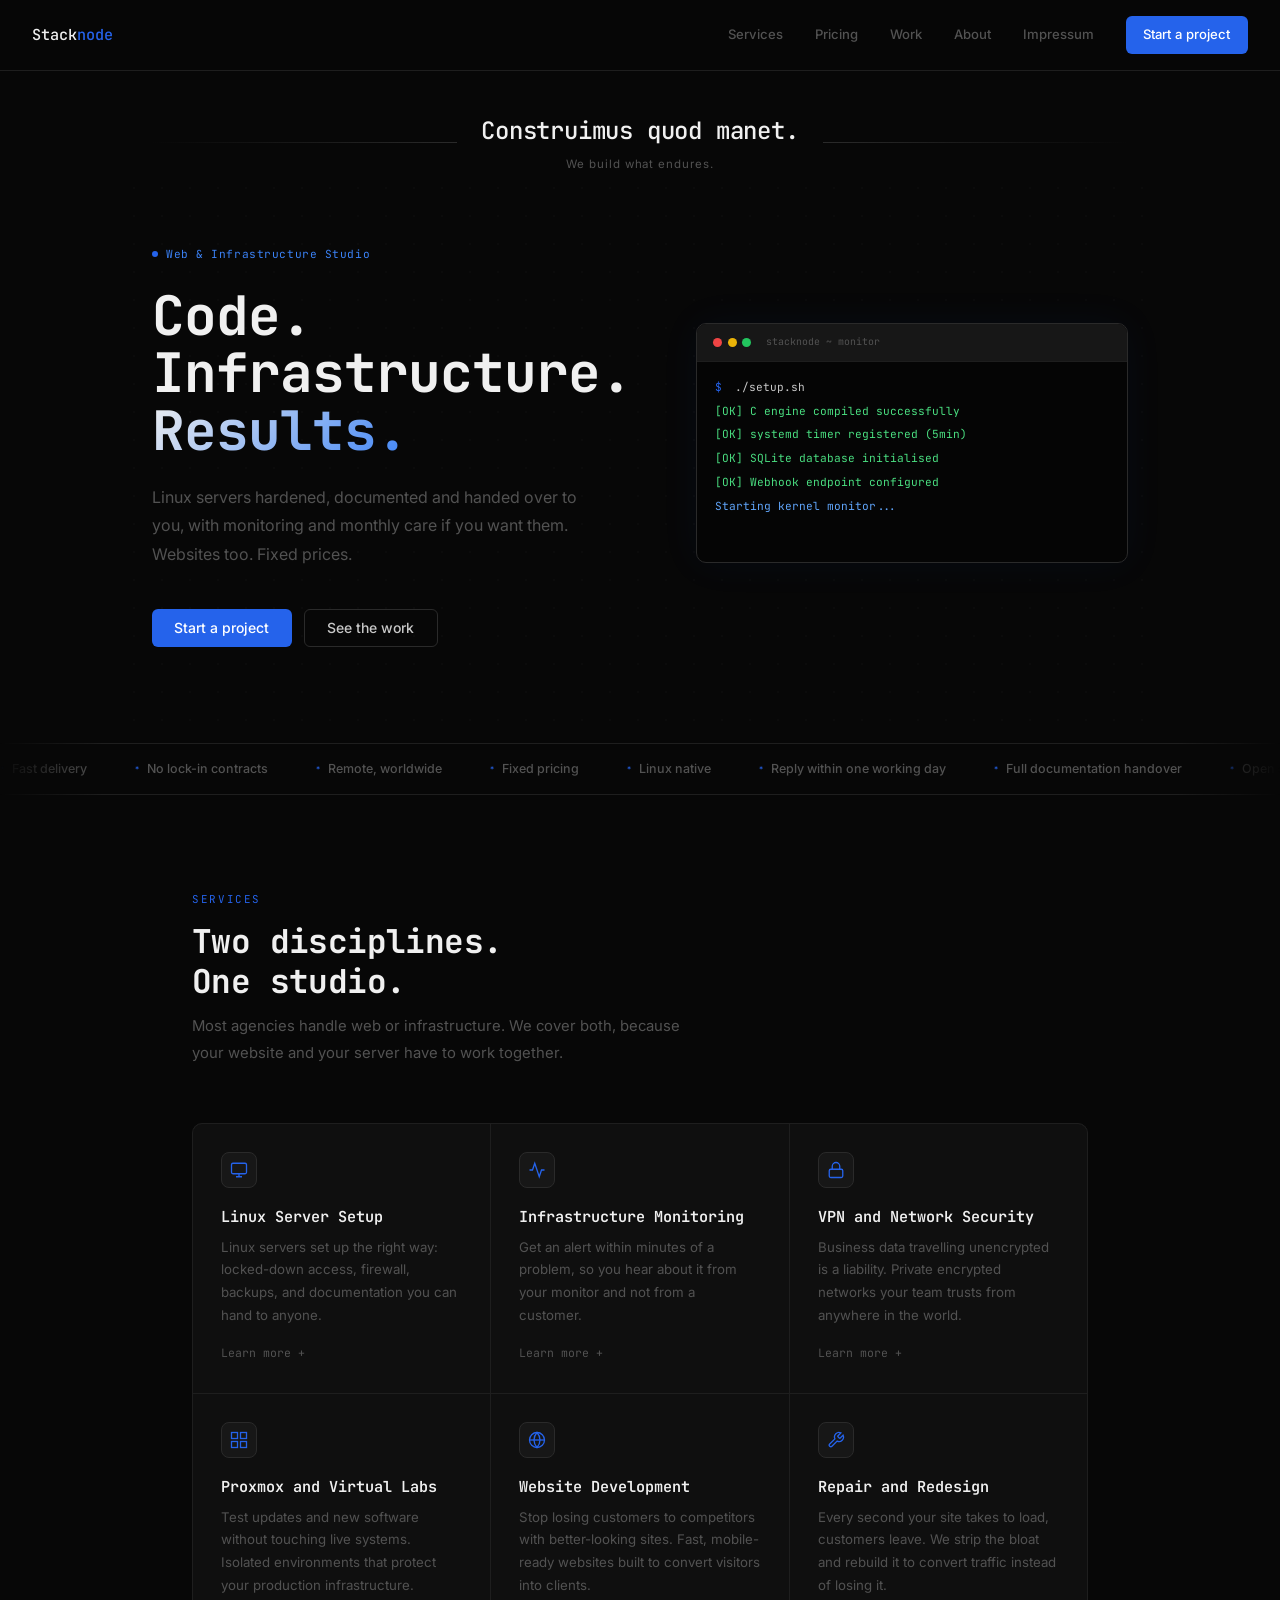
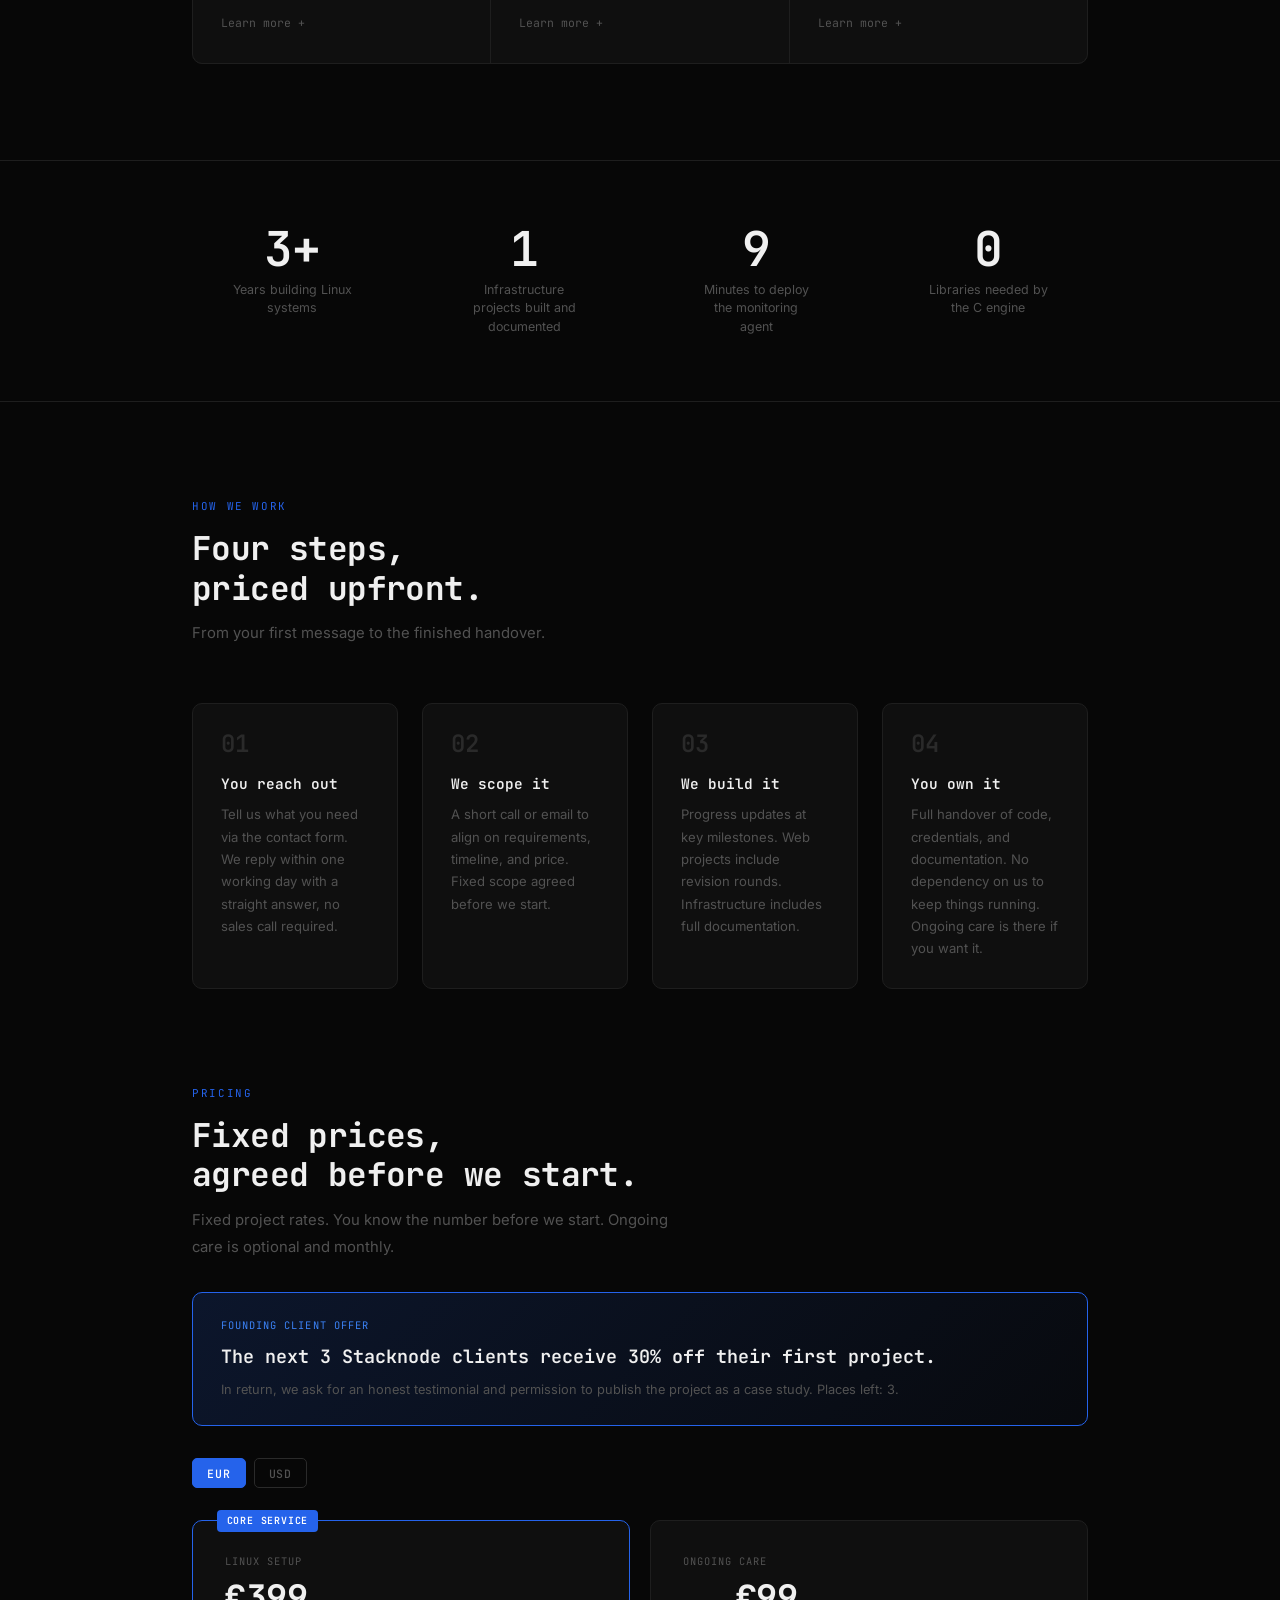
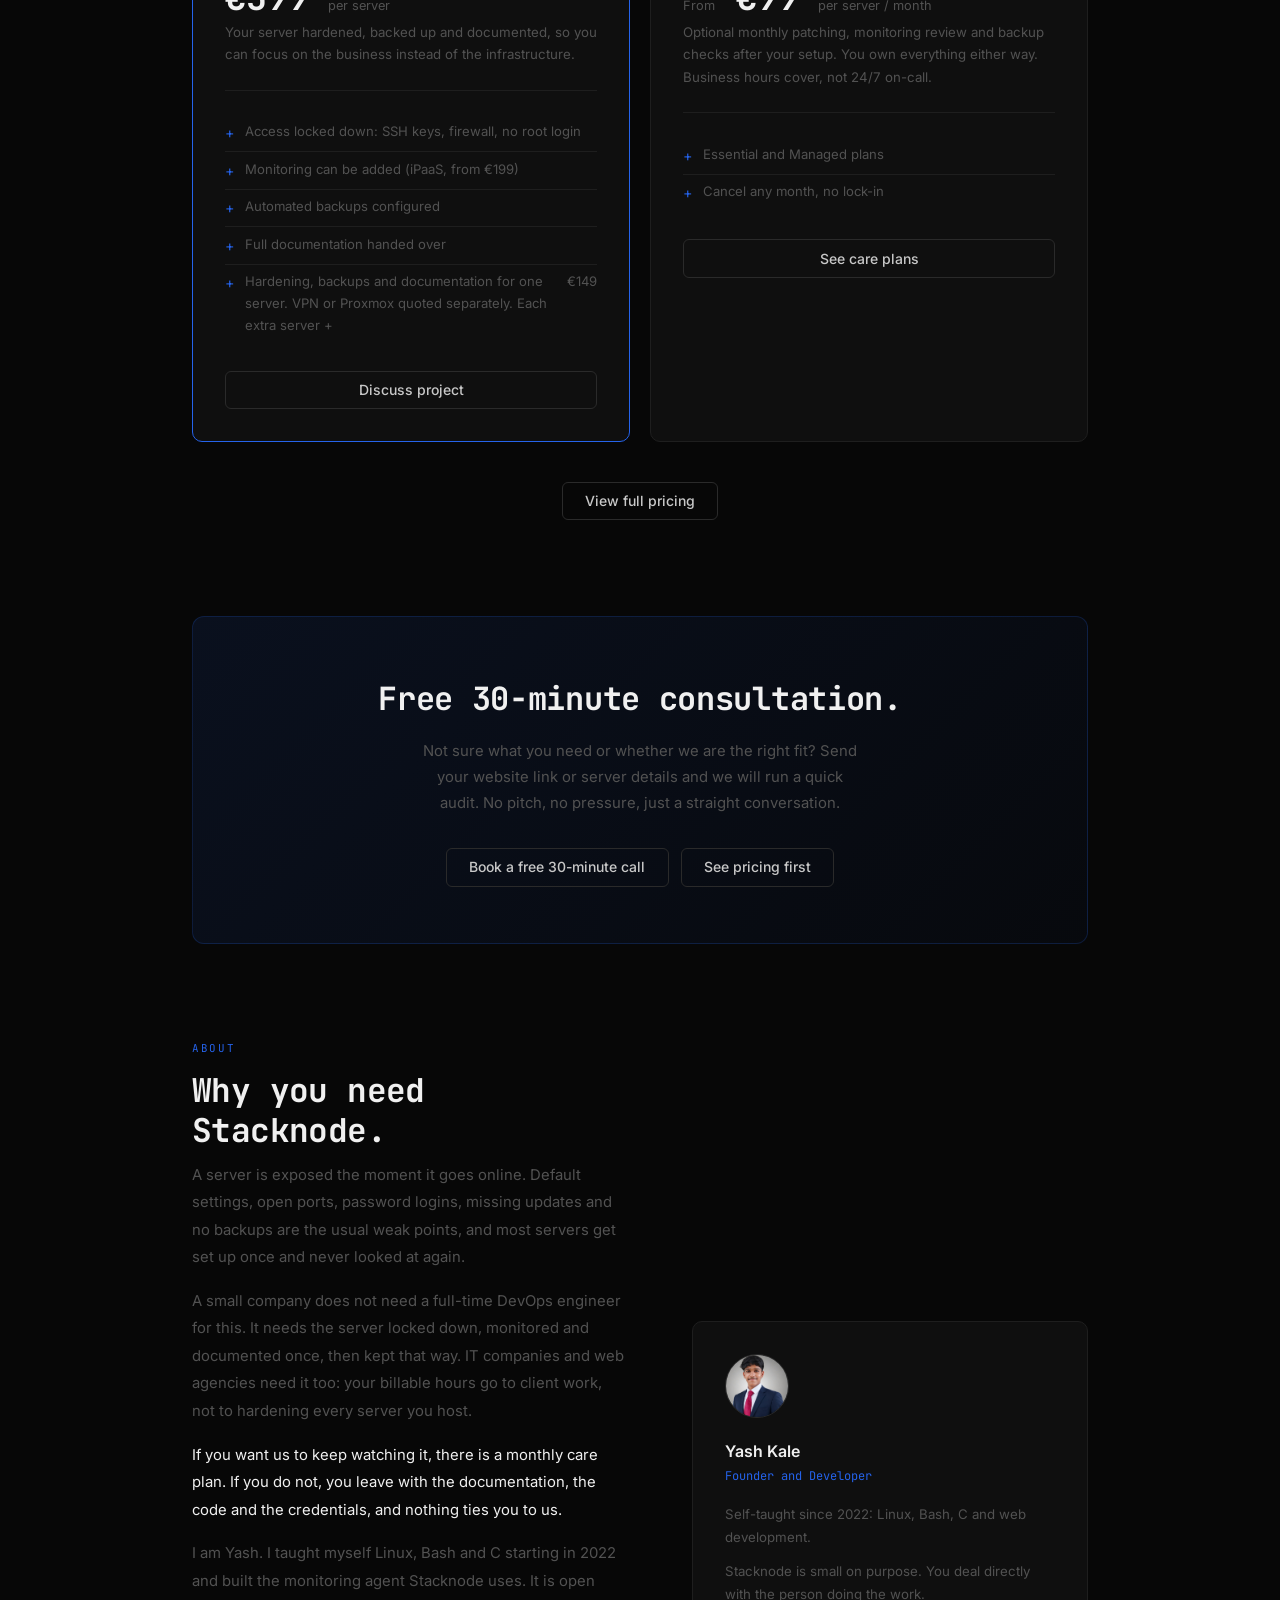
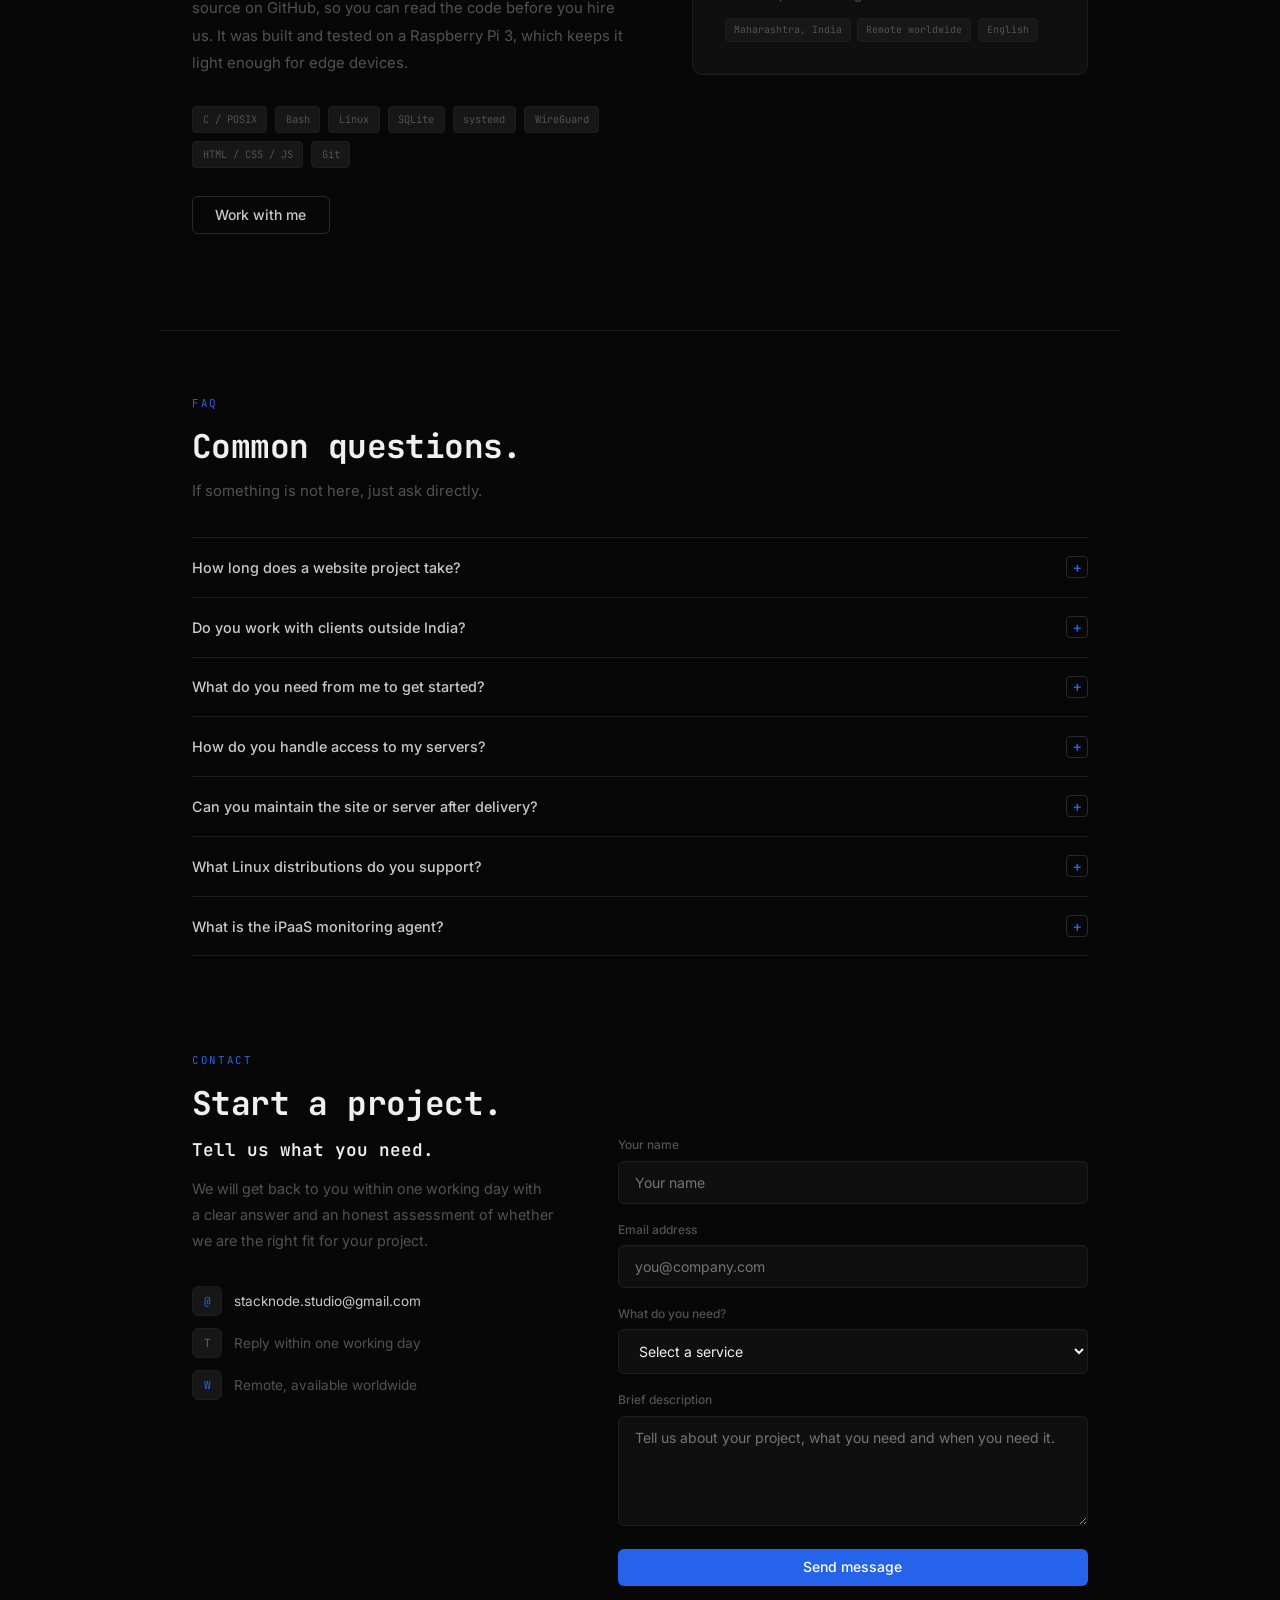
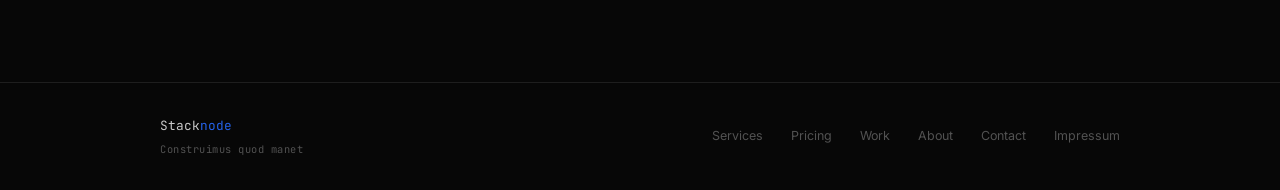
<file: index.html>
<!DOCTYPE html>
<html lang="en">
<head>
  <meta charset="UTF-8">
  <meta name="viewport" content="width=device-width, initial-scale=1.0">
  <title>Stacknode | Web & Infrastructure Studio</title>
  <meta name="description" content="Stacknode sets up, monitors and maintains Linux servers, and builds websites that bring in customers. Fixed pricing, full handover, no lock-in.">
  <link rel="icon" href="data:image/svg+xml,<svg xmlns='http://www.w3.org/2000/svg' viewBox='0 0 100 100'><text y='.9em' font-size='90'>⚡</text></svg>">
  <link rel="preconnect" href="https://fonts.googleapis.com">
  <link href="https://fonts.googleapis.com/css2?family=Inter:wght@400;500;600;700&family=JetBrains+Mono:wght@400;500;600&display=swap" rel="stylesheet">
  <link rel="stylesheet" href="style.css">
</head>
<body>

<!-- NAV -->
<nav>
  <a class="logo" href="#">Stack<em>node</em></a>
  <button class="nav-toggle" type="button" aria-label="Menu" aria-expanded="false" onclick="var o=this.parentNode.classList.toggle('open');this.setAttribute('aria-expanded',o);this.textContent=o?'✕':'☰'">☰</button>
  <div class="nav-links" onclick="this.parentNode.classList.remove('open');this.previousElementSibling.textContent='☰'">
    <a href="#services">Services</a>
    <a href="pricing.html">Pricing</a>
    <a href="work.html">Work</a>
    <a href="#about">About</a>
    <a href="impressum.html">Impressum</a>
    <a href="#contact" class="nav-btn">Start a project</a>
  </div>
</nav>

<!-- LATIN BRAND STATEMENT -->
<div class="latin-header">
  <div class="latin-inner">
    <div class="latin-line-left"></div>
    <div class="latin-center">
      <span class="latin-main">Construimus quod manet.</span>
      <span class="latin-sub">We build what endures.</span>
    </div>
    <div class="latin-line-right"></div>
  </div>
</div>

<!-- HERO -->
<div class="hero">
  <div class="hero-content">
    <div class="hero-left">
      <span class="mono-tag">Web & Infrastructure Studio</span>
      <h1>Code.<br>Infrastructure.<br><span class="gradient">Results.</span></h1>
      <p class="hero-sub">Linux servers hardened, documented and handed over to you, with monitoring and monthly care if you want them. Websites too. Fixed prices.</p>
      <div class="hero-btns">
        <a href="#contact" class="btn btn-blue">Start a project</a>
        <a href="work.html" class="btn btn-ghost">See the work</a>
      </div>
    </div>
    <div class="hero-right">
      <div class="hero-terminal">
        <div class="t-bar">
          <div class="t-dots">
            <div class="t-dot t-red"></div>
            <div class="t-dot t-yellow"></div>
            <div class="t-dot t-green"></div>
          </div>
          <span class="t-title">stacknode ~ monitor</span>
        </div>
        <div class="t-body" id="terminal-body"></div>
      </div>
    </div>
  </div>
</div>

<!-- MARQUEE -->
<div class="trust" aria-hidden="true">
  <div class="marquee-track">
    <div class="trust-item"><span class="dot">*</span> Fast delivery</div>
    <div class="trust-item"><span class="dot">*</span> No lock-in contracts</div>
    <div class="trust-item"><span class="dot">*</span> Remote, worldwide</div>
    <div class="trust-item"><span class="dot">*</span> Fixed pricing</div>
    <div class="trust-item"><span class="dot">*</span> Linux native</div>
    <div class="trust-item"><span class="dot">*</span> Reply within one working day</div>
    <div class="trust-item"><span class="dot">*</span> Full documentation handover</div>
    <div class="trust-item"><span class="dot">*</span> Open source</div>
  </div>
</div>

<!-- SERVICES -->
<section class="section" id="services">
  <span class="section-label">Services</span>
  <h2 class="fade">Two disciplines.<br>One studio.</h2>
  <p class="section-sub fade">Most agencies handle web or infrastructure. We cover both, because your website and your server have to work together.</p>
  <div class="services-grid fade">
    <div class="s-card" data-modal="linux" tabindex="0">
      <div class="s-icon-wrap">
        <svg width="18" height="18" fill="none" stroke="currentColor" stroke-width="1.75" viewBox="0 0 24 24"><rect x="2" y="3" width="20" height="14" rx="2"/><path d="M8 21h8M12 17v4"/></svg>
      </div>
      <h3>Linux Server Setup</h3>
      <p>Linux servers set up the right way: locked-down access, firewall, backups, and documentation you can hand to anyone.</p>
      <span class="s-more">Learn more +</span>
    </div>
    <div class="s-card" data-modal="monitoring" tabindex="0">
      <div class="s-icon-wrap">
        <svg width="18" height="18" fill="none" stroke="currentColor" stroke-width="1.75" viewBox="0 0 24 24"><polyline points="22 12 18 12 15 21 9 3 6 12 2 12"/></svg>
      </div>
      <h3>Infrastructure Monitoring</h3>
      <p>Get an alert within minutes of a problem, so you hear about it from your monitor and not from a customer.</p>
      <span class="s-more">Learn more +</span>
    </div>
    <div class="s-card" data-modal="vpn" tabindex="0">
      <div class="s-icon-wrap">
        <svg width="18" height="18" fill="none" stroke="currentColor" stroke-width="1.75" viewBox="0 0 24 24"><rect x="3" y="11" width="18" height="11" rx="2"/><path d="M7 11V7a5 5 0 0 1 10 0v4"/></svg>
      </div>
      <h3>VPN and Network Security</h3>
      <p>Business data travelling unencrypted is a liability. Private encrypted networks your team trusts from anywhere in the world.</p>
      <span class="s-more">Learn more +</span>
    </div>
    <div class="s-card" data-modal="proxmox" tabindex="0">
      <div class="s-icon-wrap">
        <svg width="18" height="18" fill="none" stroke="currentColor" stroke-width="1.75" viewBox="0 0 24 24"><rect x="2" y="2" width="8" height="8"/><rect x="14" y="2" width="8" height="8"/><rect x="2" y="14" width="8" height="8"/><rect x="14" y="14" width="8" height="8"/></svg>
      </div>
      <h3>Proxmox and Virtual Labs</h3>
      <p>Test updates and new software without touching live systems. Isolated environments that protect your production infrastructure.</p>
      <span class="s-more">Learn more +</span>
    </div>
    <div class="s-card" data-modal="web-dev" tabindex="0">
      <div class="s-icon-wrap">
        <svg width="18" height="18" fill="none" stroke="currentColor" stroke-width="1.75" viewBox="0 0 24 24"><circle cx="12" cy="12" r="10"/><line x1="2" y1="12" x2="22" y2="12"/><path d="M12 2a15 15 0 0 1 4 10 15 15 0 0 1-4 10 15 15 0 0 1-4-10 15 15 0 0 1 4-10z"/></svg>
      </div>
      <h3>Website Development</h3>
      <p>Stop losing customers to competitors with better-looking sites. Fast, mobile-ready websites built to convert visitors into clients.</p>
      <span class="s-more">Learn more +</span>
    </div>
    <div class="s-card" data-modal="repair" tabindex="0">
      <div class="s-icon-wrap">
        <svg width="18" height="18" fill="none" stroke="currentColor" stroke-width="1.75" viewBox="0 0 24 24"><path d="M14.7 6.3a1 1 0 0 0 0 1.4l1.6 1.6a1 1 0 0 0 1.4 0l3.77-3.77a6 6 0 0 1-7.94 7.94l-6.91 6.91a2.12 2.12 0 0 1-3-3l6.91-6.91a6 6 0 0 1 7.94-7.94l-3.76 3.76z"/></svg>
      </div>
      <h3>Repair and Redesign</h3>
      <p>Every second your site takes to load, customers leave. We strip the bloat and rebuild it to convert traffic instead of losing it.</p>
      <span class="s-more">Learn more +</span>
    </div>
  </div>
</section>

<!-- MODAL -->
<div class="modal-overlay" id="modal-overlay">
  <div class="modal" id="modal-box">
    <button class="modal-close" id="modal-close">&#x2715;</button>
    <div id="modal-content"></div>
  </div>
</div>

<!-- STATS BAR -->
<div class="stats-bar">
  <div class="stats-inner">
    <div class="stat-item fade">
      <div class="stat-num"><span data-target="4" data-suffix="+">0</span></div>
      <div class="stat-label">Years building Linux systems</div>
    </div>
    <div class="stat-item fade fade-delay-1">
      <div class="stat-num"><span data-target="2">0</span></div>
      <div class="stat-label">Infrastructure projects built and documented</div>
    </div>
    <div class="stat-item fade fade-delay-2">
      <div class="stat-num"><span data-target="10">0</span></div>
      <div class="stat-label">Minutes to deploy the monitoring agent</div>
    </div>
    <div class="stat-item fade fade-delay-3">
      <div class="stat-num"><span data-target="0">0</span></div>
      <div class="stat-label">Libraries needed by the C engine</div>
    </div>
  </div>
</div>

<!-- PROCESS -->
<section class="section" id="process">
  <span class="section-label">How we work</span>
  <h2 class="fade">Four steps,<br>priced upfront.</h2>
  <p class="section-sub fade">From your first message to the finished handover.</p>
  <div class="process-grid">
    <div class="proc-card fade">
      <div class="proc-num">01</div>
      <h3>You reach out</h3>
      <p>Tell us what you need via the contact form. We reply within one working day with a straight answer, no sales call required.</p>
    </div>
    <div class="proc-card fade fade-delay-1">
      <div class="proc-num">02</div>
      <h3>We scope it</h3>
      <p>A short call or email to align on requirements, timeline, and price. Fixed scope agreed before we start.</p>
    </div>
    <div class="proc-card fade fade-delay-2">
      <div class="proc-num">03</div>
      <h3>We build it</h3>
      <p>Progress updates at key milestones. Web projects include revision rounds. Infrastructure includes full documentation.</p>
    </div>
    <div class="proc-card fade fade-delay-3">
      <div class="proc-num">04</div>
      <h3>You own it</h3>
      <p>Full handover of code, credentials, and documentation. No dependency on us to keep things running. Ongoing care is there if you want it.</p>
    </div>
  </div>
</section>

<!-- PRICING -->
<section class="section" id="pricing" style="padding-top:0;">
  <span class="section-label">Pricing</span>
  <h2 class="fade">Fixed prices,<br>agreed before we start.</h2>
  <p class="section-sub fade" style="margin-bottom:2rem;">Fixed project rates. You know the number before we start. Ongoing care is optional and monthly.</p>
  <div class="fade" style="border:1px solid var(--accent);background:linear-gradient(135deg,rgba(37,99,235,.16),rgba(37,99,235,.03));border-radius:10px;padding:1.5rem 1.75rem;margin-bottom:2rem;">
    <span class="p-label" style="color:var(--accentL);">Founding client offer</span>
    <div style="font-family:'JetBrains Mono',monospace;font-size:1.15rem;font-weight:600;color:var(--white);margin:.3rem 0 .6rem;line-height:1.4;">The next 3 Stacknode clients receive 30% off their first project.</div>
    <p style="font-size:.8rem;color:var(--muted);line-height:1.7;">In return, we ask for an honest testimonial and permission to publish the project as a case study. Places left: 3.</p>
  </div>
  <div class="currency-toggle fade">
    <button class="cur-btn active" data-cur="eur">EUR</button>
    <button class="cur-btn" data-cur="usd">USD</button>
  </div>
  <div class="pricing-grid">
    <div class="p-card featured fade">
      <div class="p-badge">Core service</div>
      <span class="p-label">Linux Setup</span>
      <div class="p-price"><span data-price="infra">€399</span> <small>per server</small></div>
      <p class="p-desc">Your server hardened, backed up and documented, so you can focus on the business instead of the infrastructure.</p>
      <ul>
        <li><span class="check">+</span> Access locked down: SSH keys, firewall, no root login</li>
        <li><span class="check">+</span> Monitoring can be added (iPaaS, from €199)</li>
        <li><span class="check">+</span> Automated backups configured</li>
        <li><span class="check">+</span> Full documentation handed over</li>
        <li><span class="check">+</span> Hardening, backups and documentation for one server. VPN or Proxmox quoted separately. Each extra server +<span data-price="extra">€149</span></li>
      </ul>
      <a href="#contact" class="btn btn-ghost btn-full">Discuss project</a>
    </div>
    <div class="p-card fade fade-delay-1">
      <span class="p-label">Ongoing care</span>
      <div class="p-price"><small>From</small> <span data-price="care">€99</span> <small>per server / month</small></div>
      <p class="p-desc">Optional monthly patching, monitoring review and backup checks after your setup. You own everything either way. Business hours cover, not 24/7 on-call.</p>
      <ul>
        <li><span class="check">+</span> Essential and Managed plans</li>
        <li><span class="check">+</span> Cancel any month, no lock-in</li>
      </ul>
      <a href="pricing.html#care" class="btn btn-ghost btn-full">See care plans</a>
    </div>
  </div>
  <div style="text-align:center;margin-top:2.5rem;"><a href="pricing.html" class="btn btn-ghost">View full pricing</a></div>
</section>

<!-- CTA BANNER -->
<div class="cta-wrap">
  <div class="cta-banner fade">
    <h2>Free 30-minute consultation.</h2>
    <p>Not sure what you need or whether we are the right fit? Send your website link or server details and we will run a quick audit. No pitch, no pressure, just a straight conversation.</p>
    <div class="cta-btns">
      <a href="https://calendly.com/stacknode-studio/30min" class="btn btn-ghost" target="_blank" rel="noopener">Book a free 30-minute call</a>
      <a href="#pricing" class="btn btn-ghost">See pricing first</a>
    </div>
  </div>
</div>

<!-- ABOUT -->
<section class="section" id="about">
  <span class="section-label">About</span>
  <h2 class="fade">Why you need<br>Stacknode.</h2>
  <div class="about-grid">
    <div class="about-text fade">
      <p>A server is exposed the moment it goes online. Default settings, open ports, password logins, missing updates and no backups are the usual weak points, and most servers get set up once and never looked at again.</p>
      <p>A small company does not need a full-time DevOps engineer for this. It needs the server locked down, monitored and documented once, then kept that way. IT companies and web agencies need it too: your billable hours go to client work, not to hardening every server you host.</p>
      <p><span class="highlight">If you want us to keep watching it, there is a monthly care plan. If you do not, you leave with the documentation, the code and the credentials, and nothing ties you to us.</span></p>
      <p>I am Yash. I taught myself Linux, Bash and C starting in 2022 and built the monitoring agent Stacknode uses. It is open source on GitHub, so you can read the code before you hire us. It was built and tested on a Raspberry Pi 3, which keeps it light enough for edge devices.</p>
      <div class="about-tags">
        <span class="about-tag">C / POSIX</span>
        <span class="about-tag">Bash</span>
        <span class="about-tag">Linux</span>
        <span class="about-tag">SQLite</span>
        <span class="about-tag">systemd</span>
        <span class="about-tag">WireGuard</span>
        <span class="about-tag">HTML / CSS / JS</span>
        <span class="about-tag">Git</span>
      </div>
      <a href="#contact" class="btn btn-ghost">Work with me</a>
    </div>
    <div class="founder-card fade fade-delay-1">
      <div class="founder-avatar">
        <img src="yash.jpg" alt="Yash Kale" onerror="this.parentElement.innerHTML='YK'" style="width:64px;height:64px;border-radius:50%;object-fit:cover;">
      </div>
      <div class="founder-name">Yash Kale</div>
      <div class="founder-role">Founder and Developer</div>
      <p class="founder-bio">Self-taught since 2022: Linux, Bash, C and web development.</p>
      <p class="founder-bio">Stacknode is small on purpose. You deal directly with the person doing the work.</p>
      <div class="founder-stack">
        <span class="tech-tag">Maharashtra, India</span>
        <span class="tech-tag">Remote worldwide</span>
        <span class="tech-tag">English</span>
      </div>
    </div>
  </div>
</section>

<!-- FAQ -->
<hr class="divider">
<section class="section" id="faq" style="padding-top:4rem;">
  <span class="section-label">FAQ</span>
  <h2 class="fade">Common questions.</h2>
  <p class="section-sub fade" style="margin-bottom:2rem;">If something is not here, just ask directly.</p>
  <div class="faq-list fade">
    <div class="faq-item">
      <button class="faq-btn">How long does a website project take? <span class="faq-plus">+</span></button>
      <div class="faq-ans"><p>Starter Site: 7 to 10 working days from content received to delivery. Business Site: 2 to 3 weeks. Infrastructure projects are scoped individually. A single-server Linux setup is planned at 3 to 5 working days.</p></div>
    </div>
    <div class="faq-item">
      <button class="faq-btn">Do you work with clients outside India? <span class="faq-plus">+</span></button>
      <div class="faq-ans"><p>Yes. All projects are handled remotely, in English. Working hours and time zone overlap are agreed upfront.</p></div>
    </div>
    <div class="faq-item">
      <button class="faq-btn">What do you need from me to get started? <span class="faq-plus">+</span></button>
      <div class="faq-ans"><p>For a website: your logo, content or content notes, and any design preferences. For infrastructure: SSH access to the target server and a description of what needs to run. We handle everything else and document it fully.</p></div>
    </div>
    <div class="faq-item">
      <button class="faq-btn">How do you handle access to my servers? <span class="faq-plus">+</span></button>
      <div class="faq-ans"><p>You create a temporary user with only the access the job needs. Our work is logged, and the access is removed at handover. An NDA and data processing terms are available on request.</p></div>
    </div>
    <div class="faq-item">
      <button class="faq-btn">Can you maintain the site or server after delivery? <span class="faq-plus">+</span></button>
      <div class="faq-ans"><p>Yes. The optional Linux Care Plan covers patching, monitoring review and backup checks every month, and you can cancel any time. Business Site includes 3 months of support. Every setup comes with full documentation, so you can also run it yourself.</p></div>
    </div>
    <div class="faq-item">
      <button class="faq-btn">What Linux distributions do you support? <span class="faq-plus">+</span></button>
      <div class="faq-ans"><p>Ubuntu, Debian and Raspberry Pi OS are the primary environments. Most configurations work across any systemd-based Linux distribution. Non-systemd systems need a short scoping call first.</p></div>
    </div>
    <div class="faq-item">
      <button class="faq-btn">What is the iPaaS monitoring agent? <span class="faq-plus">+</span></button>
      <div class="faq-ans"><p>An open-source Linux security monitoring agent written in C and Bash. Ten checks watch for SSH brute-force attempts, unauthorized access, and system tampering, each tested against real attack tools. Every result is logged to SQLite, alerts go to Discord and Slack, and a built-in dashboard shows live status. Suits any systemd-based Linux server or edge device.</p></div>
    </div>
  </div>
</section>

<!-- CONTACT -->
<section class="section" id="contact" style="padding-top:0;">
  <span class="section-label">Contact</span>
  <h2 class="fade">Start a project.</h2>
  <div class="contact-grid">
    <div class="contact-info fade">
      <h3>Tell us what you need.</h3>
      <p>We will get back to you within one working day with a clear answer and an honest assessment of whether we are the right fit for your project.</p>
      <div class="contact-details">
        <div class="c-detail">
          <div class="c-icon">@</div>
          <a href="mailto:stacknode.studio@gmail.com">stacknode.studio@gmail.com</a>
        </div>
        <div class="c-detail">
          <div class="c-icon">T</div>
          <span>Reply within one working day</span>
        </div>
        <div class="c-detail">
          <div class="c-icon">W</div>
          <span>Remote, available worldwide</span>
        </div>
      </div>
    </div>
    <div class="fade fade-delay-1">
      <form id="contact-form" class="cf" action="https://formspree.io/f/meaogrqp" method="POST">
        <div>
          <label for="name">Your name</label>
          <input type="text" id="name" name="name" placeholder="Your name" required>
        </div>
        <div>
          <label for="email">Email address</label>
          <input type="email" id="email" name="email" placeholder="you@company.com" required>
        </div>
        <div>
          <label for="service">What do you need?</label>
          <select id="service" name="service">
            <option value="">Select a service</option>
            <option value="starter-site">Website Starter (€599)</option>
            <option value="business-site">Website Business (€1,290)</option>
            <option value="infrastructure">Linux Setup (€399 per server)</option>
            <option value="ipaas">iPaaS Monitoring (€199)</option>
            <option value="care-plan">Linux Care Plan (from €99/month)</option>
            <option value="consultation">Free 30-min consultation</option>
            <option value="other">Something else</option>
          </select>
        </div>
        <div>
          <label for="message">Brief description</label>
          <textarea id="message" name="message" placeholder="Tell us about your project, what you need and when you need it."></textarea>
        </div>
        <button type="submit" class="btn btn-blue btn-full">Send message</button>
      </form>
      <div id="form-success" class="form-success">
        <p>Message received. We will get back to you within one working day.</p>
      </div>
    </div>
  </div>
</section>

<!-- FOOTER -->
<footer>
  <div class="foot-inner">
    <div class="foot-brand">
      <div class="name">Stack<em>node</em></div>
      <div class="tagline">Construimus quod manet</div>
    </div>
    <div class="foot-links">
      <a href="#services">Services</a>
      <a href="#pricing">Pricing</a>
      <a href="work.html">Work</a>
      <a href="#about">About</a>
      <a href="#contact">Contact</a>
      <a href="impressum.html">Impressum</a>
    </div>
  </div>
</footer>

<script src="script.js"></script>
</body>
</html>
</file>
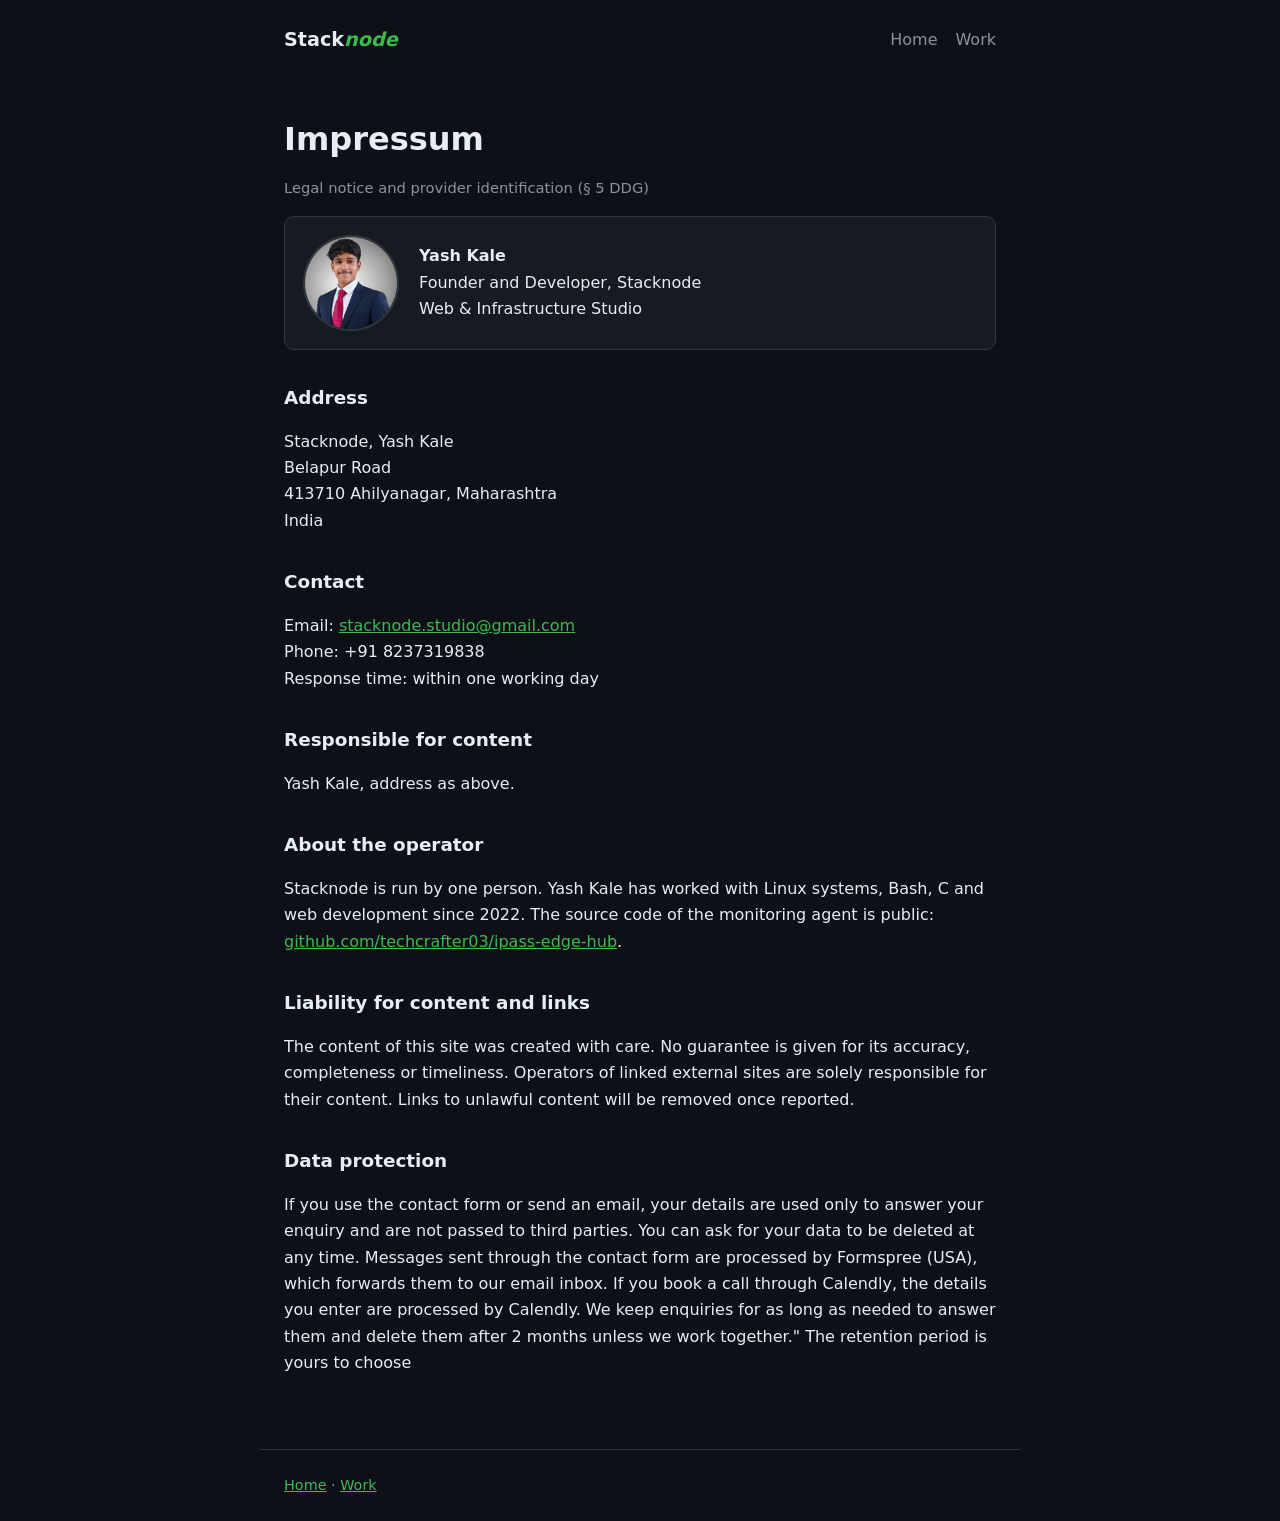
<file: impressum.html>
<!DOCTYPE html>
<html lang="en">
<head>
<meta charset="utf-8">
<meta name="viewport" content="width=device-width, initial-scale=1">
<title>Impressum | Stacknode</title>
<meta name="robots" content="noindex">
<style>
:root{--bg:#0d1117;--card:#161b22;--line:#30363d;--text:#e6edf3;--mute:#8b949e;--acc:#3fb950}
*{box-sizing:border-box}
body{margin:0;background:var(--bg);color:var(--text);font:16px/1.65 system-ui,-apple-system,Segoe UI,sans-serif}
a{color:var(--acc)}
header,main,footer{max-width:760px;margin:0 auto;padding:24px}
header{display:flex;justify-content:space-between;align-items:center;flex-wrap:wrap;gap:12px}
.logo{font-weight:700;font-size:1.2rem;color:var(--text);text-decoration:none}
.logo i{color:var(--acc)}
nav a{margin-left:18px;text-decoration:none;color:var(--mute)}
h1{font-size:2rem;margin:.3em 0}
h2{font-size:1.15rem;margin-top:1.8em}
.person{display:flex;gap:20px;align-items:center;background:var(--card);border:1px solid var(--line);border-radius:10px;padding:18px;margin:16px 0}
.person img{width:96px;height:96px;border-radius:50%;object-fit:cover;border:2px solid var(--line)}
p{margin:.5em 0}
.mute{color:var(--mute);font-size:.92rem}
footer{color:var(--mute);font-size:.9rem;border-top:1px solid var(--line);margin-top:40px}
</style>
</head>
<body>
<header>
  <a class="logo" href="index.html">Stack<i>node</i></a>
  <nav><a href="index.html">Home</a><a href="work.html">Work</a></nav>
</header>

<main>
  <h1>Impressum</h1>
  <p class="mute">Legal notice and provider identification (&sect; 5 DDG)</p>

  <div class="person">
    <img src="yash.jpg" alt="Yash Kale">
    <div>
      <strong>Yash Kale</strong><br>
      Founder and Developer, Stacknode<br>
      Web &amp; Infrastructure Studio
    </div>
  </div>

  <h2>Address</h2>
  <p>Stacknode, Yash Kale<br>
  Belapur Road <br>
  413710 Ahilyanagar, Maharashtra<br>
  India</p>

  <h2>Contact</h2>
  <p>Email: <a href="mailto:stacknode.studio@gmail.com">stacknode.studio@gmail.com</a><br>
  Phone: +91 8237319838<br>
  Response time: within one working day</p>

  <h2>Responsible for content</h2>
  <p>Yash Kale, address as above.</p>

  <h2>About the operator</h2>
  <p>Stacknode is run by one person. Yash Kale has worked with Linux systems, Bash, C and web development since 2022. The source code of the monitoring agent is public: <a href="https://github.com/techcrafter03/ipass-edge-hub">github.com/techcrafter03/ipass-edge-hub</a>.</p>

  <h2>Liability for content and links</h2>
  <p>The content of this site was created with care. No guarantee is given for its accuracy, completeness or timeliness. Operators of linked external sites are solely responsible for their content. Links to unlawful content will be removed once reported.</p>

  <h2>Data protection</h2>
  <p>If you use the contact form or send an email, your details are used only to answer your enquiry and are not passed to third parties. You can ask for your data to be deleted at any time.
     Messages sent through the contact form are processed by Formspree (USA), which forwards them to our email inbox. If you book a call through Calendly, the details you enter are processed by Calendly. We keep enquiries for as long as needed to answer them and delete them after 2 months unless we work together."
The retention period is yours to choose</p>
</main>

<footer>
  <a href="index.html">Home</a> &middot; <a href="work.html">Work</a>
</footer>
</body>
</html>
</file>
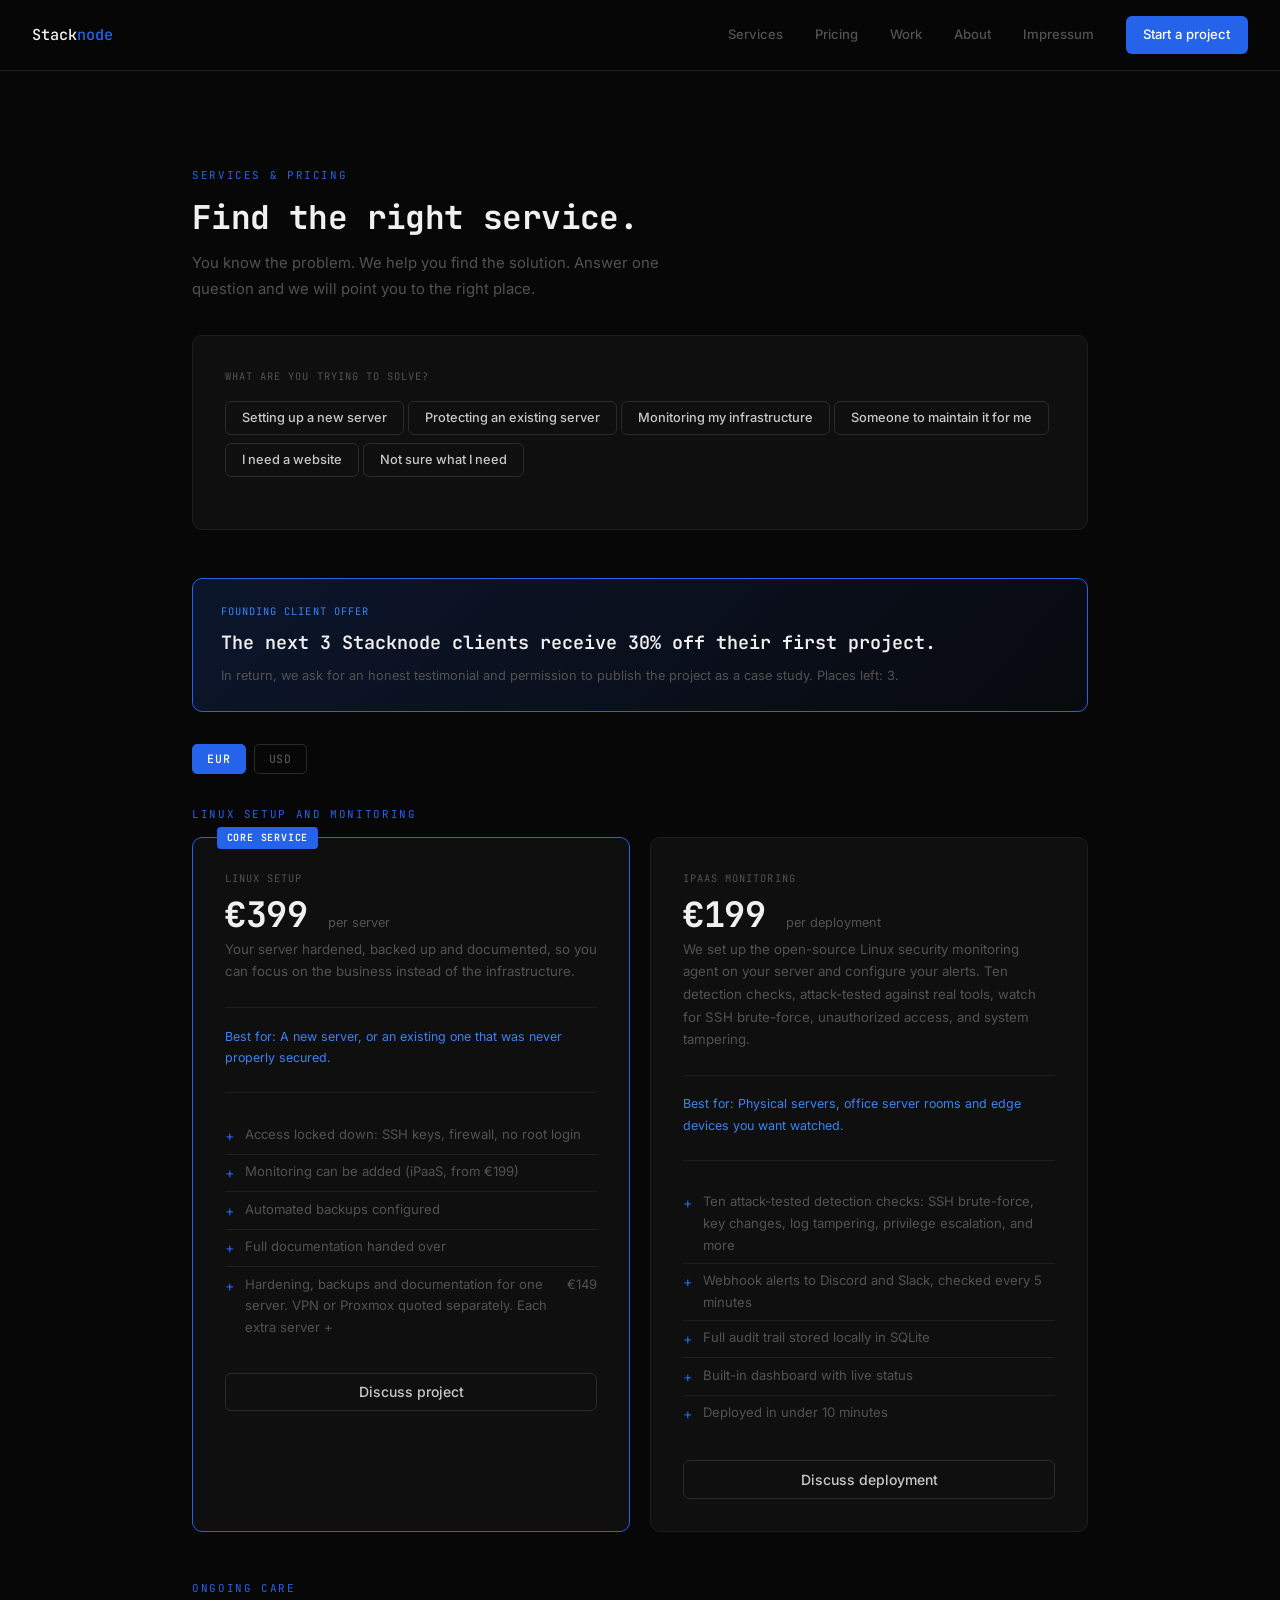
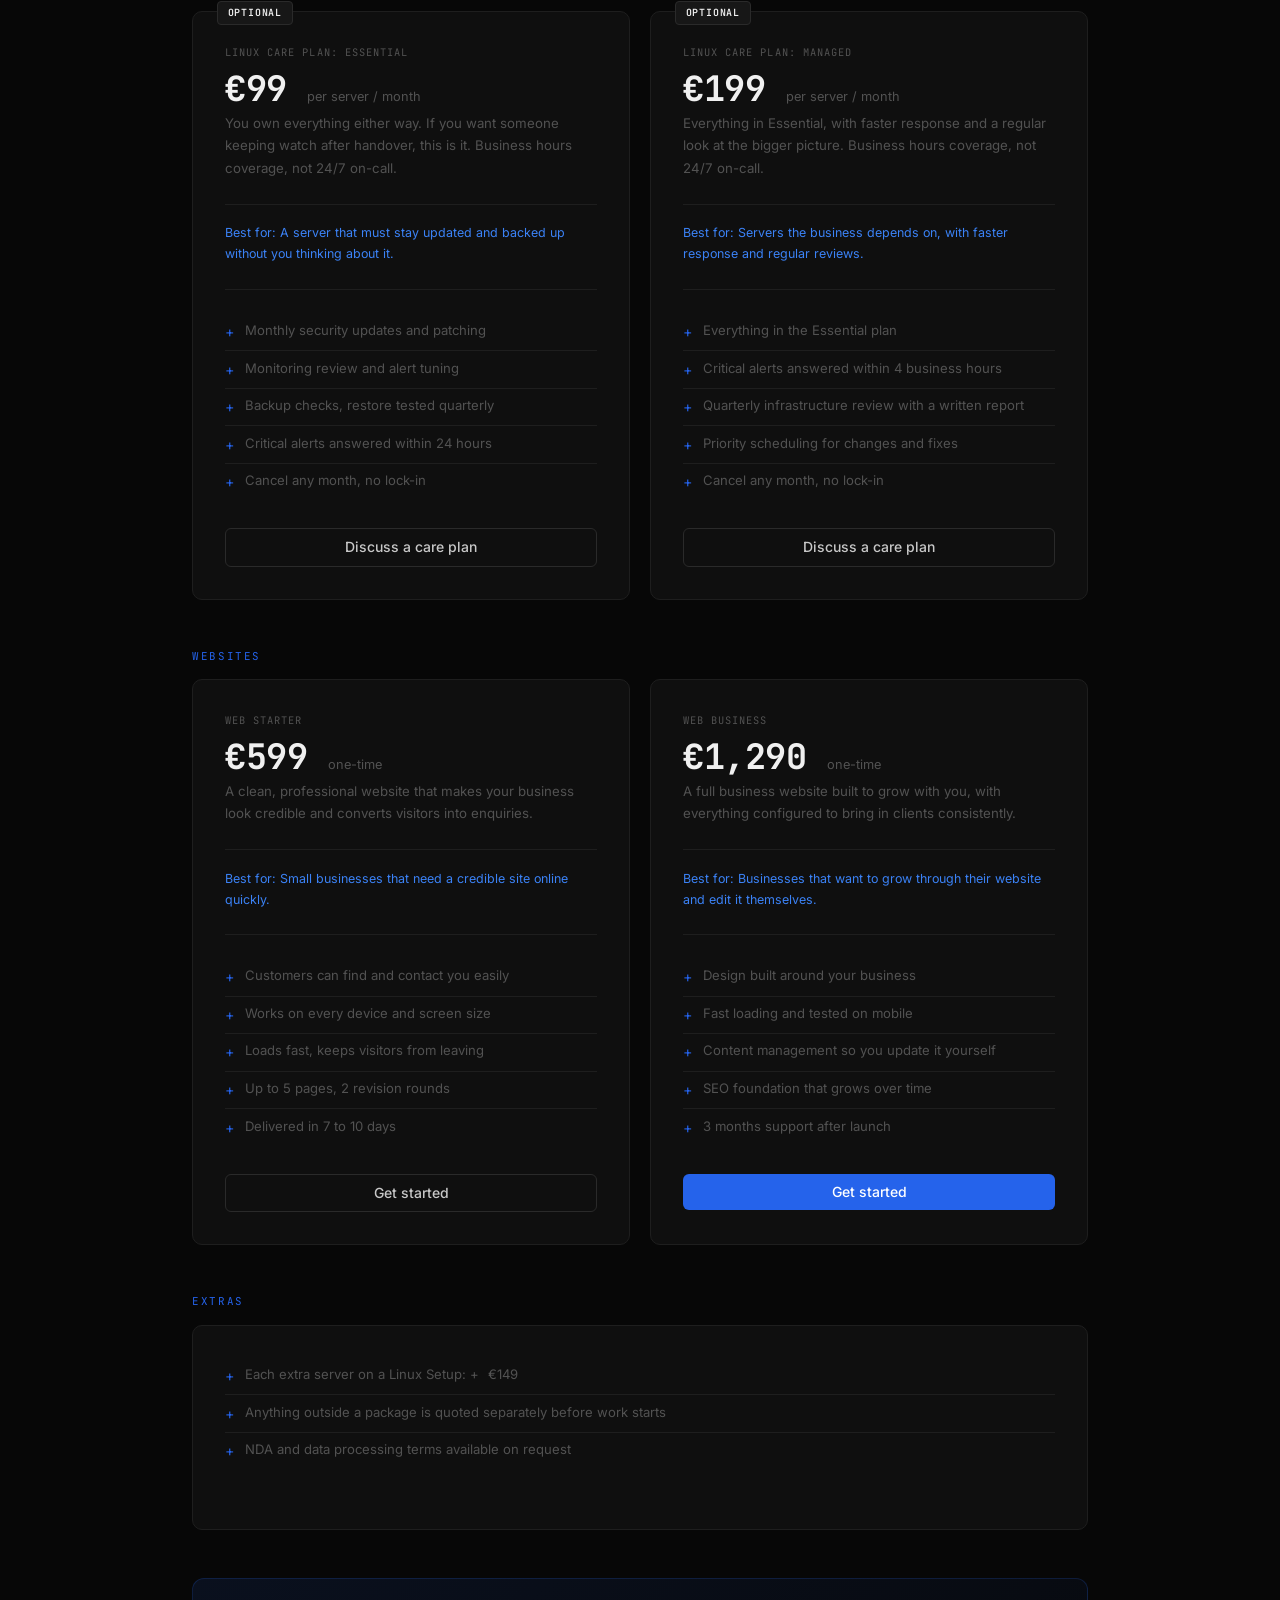
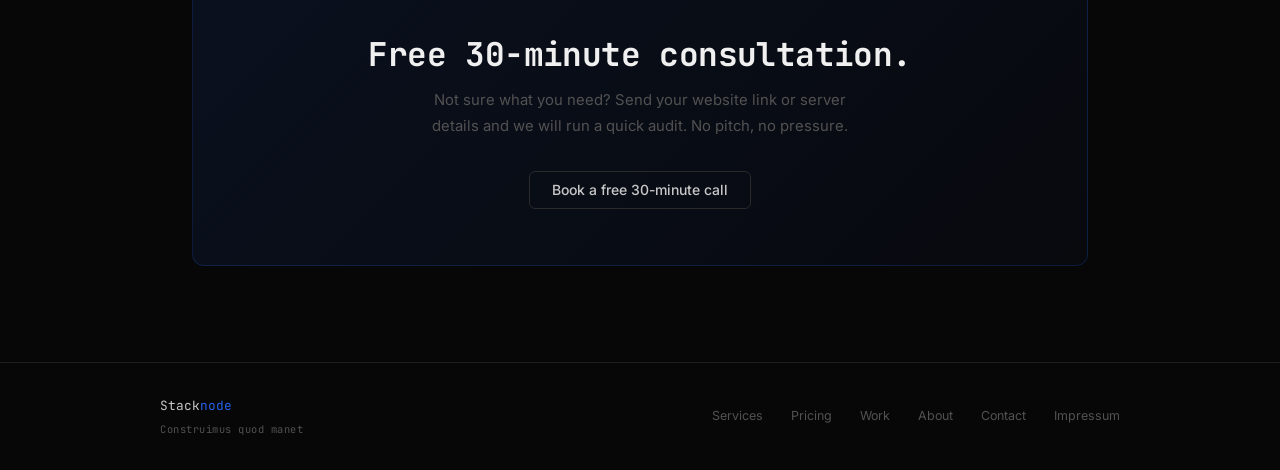
<file: pricing.html>
<!DOCTYPE html>
<html lang="en">
<head>
<meta charset="utf-8">
<meta name="viewport" content="width=device-width, initial-scale=1.0">
<title>Services &amp; Pricing | Stacknode</title>
<meta name="description" content="Stacknode services and pricing: Linux server setup, monitoring, ongoing care plans and websites. Fixed prices, full handover.">
<link rel="preconnect" href="https://fonts.googleapis.com">
  <link href="https://fonts.googleapis.com/css2?family=Inter:wght@400;500;600;700&family=JetBrains+Mono:wght@400;500;600&display=swap" rel="stylesheet">
  <link rel="stylesheet" href="style.css">
</head>
<body>
<nav>
  <a class="logo" href="index.html">Stack<em>node</em></a>
  <button class="nav-toggle" type="button" aria-label="Menu" aria-expanded="false" onclick="var o=this.parentNode.classList.toggle('open');this.setAttribute('aria-expanded',o);this.textContent=o?'✕':'☰'">☰</button>
  <div class="nav-links" onclick="this.parentNode.classList.remove('open');this.previousElementSibling.textContent='☰'">
    <a href="index.html#services">Services</a>
    <a href="pricing.html">Pricing</a>
    <a href="work.html">Work</a>
    <a href="index.html#about">About</a>
    <a href="impressum.html">Impressum</a>
    <a href="index.html#contact" class="nav-btn">Start a project</a>
  </div>
</nav>

<main class="section">
  <span class="section-label">Services &amp; Pricing</span>
  <h2>Find the right service.</h2>
  <p class="section-sub" style="margin-bottom:2rem;">You know the problem. We help you find the solution. Answer one question and we will point you to the right place.</p>

  <div class="p-card" style="margin-bottom:3rem;">
    <span class="p-label">What are you trying to solve?</span>
    <div style="margin:.75rem 0 1rem;"><button class="btn btn-ghost" style="margin:.25rem .25rem .25rem 0;font-size:.8rem;padding:.6rem 1rem;cursor:pointer;" data-q="new">Setting up a new server</button><button class="btn btn-ghost" style="margin:.25rem .25rem .25rem 0;font-size:.8rem;padding:.6rem 1rem;cursor:pointer;" data-q="protect">Protecting an existing server</button><button class="btn btn-ghost" style="margin:.25rem .25rem .25rem 0;font-size:.8rem;padding:.6rem 1rem;cursor:pointer;" data-q="monitor">Monitoring my infrastructure</button><button class="btn btn-ghost" style="margin:.25rem .25rem .25rem 0;font-size:.8rem;padding:.6rem 1rem;cursor:pointer;" data-q="maintain">Someone to maintain it for me</button><button class="btn btn-ghost" style="margin:.25rem .25rem .25rem 0;font-size:.8rem;padding:.6rem 1rem;cursor:pointer;" data-q="web">I need a website</button><button class="btn btn-ghost" style="margin:.25rem .25rem .25rem 0;font-size:.8rem;padding:.6rem 1rem;cursor:pointer;" data-q="unsure">Not sure what I need</button></div>
    <div id="quiz-result" style="display:none;border-top:1px solid var(--border);padding-top:1.25rem;">
      <div id="quiz-title" style="font-family:'JetBrains Mono',monospace;color:var(--white);font-size:1.05rem;font-weight:600;margin-bottom:.5rem;"></div>
      <p id="quiz-text" class="p-desc"></p>
      <a id="quiz-link" href="#" class="btn btn-blue">See details</a>
    </div>
  </div>

  <div class="fade" style="border:1px solid var(--accent);background:linear-gradient(135deg,rgba(37,99,235,.16),rgba(37,99,235,.03));border-radius:10px;padding:1.5rem 1.75rem;margin-bottom:2rem;">
    <span class="p-label" style="color:var(--accentL);">Founding client offer</span>
    <div style="font-family:'JetBrains Mono',monospace;font-size:1.15rem;font-weight:600;color:var(--white);margin:.3rem 0 .6rem;line-height:1.4;">The next 3 Stacknode clients receive 30% off their first project.</div>
    <p style="font-size:.8rem;color:var(--muted);line-height:1.7;">In return, we ask for an honest testimonial and permission to publish the project as a case study. Places left: 3.</p>
  </div>

  <div class="currency-toggle">
    <button class="cur-btn active" data-cur="eur">EUR</button>
    <button class="cur-btn" data-cur="usd">USD</button>
  </div>

  <span class="section-label">Linux setup and monitoring</span>
  <div class="pricing-grid" style="margin-bottom:3rem;">
    <div id="linux-setup" class="p-card featured fade">
      <div class="p-badge">Core service</div>
      <span class="p-label">Linux Setup</span>
      <div class="p-price"><span data-price="infra">€399</span> <small>per server</small></div>
      <p class="p-desc">Your server hardened, backed up and documented, so you can focus on the business instead of the infrastructure.</p>
      <p class="p-desc" style="font-size:.78rem;color:var(--accentL);margin-top:-.4rem;">Best for: A new server, or an existing one that was never properly secured.</p>
      <ul>
        <li><span class="check">+</span> Access locked down: SSH keys, firewall, no root login</li>
        <li><span class="check">+</span> Monitoring can be added (iPaaS, from €199)</li>
        <li><span class="check">+</span> Automated backups configured</li>
        <li><span class="check">+</span> Full documentation handed over</li>
        <li><span class="check">+</span> Hardening, backups and documentation for one server. VPN or Proxmox quoted separately. Each extra server +<span data-price="extra">€149</span></li>
      </ul>
      <a href="index.html#contact" class="btn btn-ghost btn-full">Discuss project</a>
    </div>
    <div id="monitoring" class="p-card fade fade-delay-1">
  <span class="p-label">iPaaS Monitoring</span>
  <div class="p-price"><span data-price="ipaas">€199</span> <small>per deployment</small></div>
  <p class="p-desc">We set up the open-source Linux security monitoring agent on your server and configure your alerts. Ten detection checks, attack-tested against real tools, watch for SSH brute-force, unauthorized access, and system tampering.</p>
  <p class="p-desc" style="font-size:.78rem;color:var(--accentL);margin-top:-.4rem;">Best for: Physical servers, office server rooms and edge devices you want watched.</p>
 <ul>
  <li><span class="check">+</span> Ten attack-tested detection checks: SSH brute-force, key changes, log tampering, privilege escalation, and more</li>
  <li><span class="check">+</span> Webhook alerts to Discord and Slack, checked every 5 minutes</li>
  <li><span class="check">+</span> Full audit trail stored locally in SQLite</li>
  <li><span class="check">+</span> Built-in dashboard with live status</li>
  <li><span class="check">+</span> Deployed in under 10 minutes</li>
</ul>
      <a href="index.html#contact" class="btn btn-ghost btn-full">Discuss deployment</a>
    </div>
  </div>

  <span class="section-label" id="care">Ongoing care</span>
  <div class="pricing-grid" style="margin-bottom:3rem;">
    <div id="care-essential" class="p-card fade fade-delay-1">
      <div class="p-badge" style="background:var(--bg3);color:var(--white);border:1px solid var(--border2)">Optional</div>
      <span class="p-label">Linux Care Plan: Essential</span>
      <div class="p-price"><span data-price="care">€99</span> <small>per server / month</small></div>
      <p class="p-desc">You own everything either way. If you want someone keeping watch after handover, this is it. Business hours coverage, not 24/7 on-call.</p>
      <p class="p-desc" style="font-size:.78rem;color:var(--accentL);margin-top:-.4rem;">Best for: A server that must stay updated and backed up without you thinking about it.</p>
      <ul>
        <li><span class="check">+</span> Monthly security updates and patching</li>
        <li><span class="check">+</span> Monitoring review and alert tuning</li>
        <li><span class="check">+</span> Backup checks, restore tested quarterly</li>
        <li><span class="check">+</span> Critical alerts answered within 24 hours</li>
        <li><span class="check">+</span> Cancel any month, no lock-in</li>
      </ul>
      <a href="index.html#contact" class="btn btn-ghost btn-full">Discuss a care plan</a>
    </div>
    <div id="care-managed" class="p-card fade fade-delay-1">
      <div class="p-badge" style="background:var(--bg3);color:var(--white);border:1px solid var(--border2)">Optional</div>
      <span class="p-label">Linux Care Plan: Managed</span>
      <div class="p-price"><span data-price="care2">€199</span> <small>per server / month</small></div>
      <p class="p-desc">Everything in Essential, with faster response and a regular look at the bigger picture. Business hours coverage, not 24/7 on-call.</p>
      <p class="p-desc" style="font-size:.78rem;color:var(--accentL);margin-top:-.4rem;">Best for: Servers the business depends on, with faster response and regular reviews.</p>
      <ul>
        <li><span class="check">+</span> Everything in the Essential plan</li>
        <li><span class="check">+</span> Critical alerts answered within 4 business hours</li>
        <li><span class="check">+</span> Quarterly infrastructure review with a written report</li>
        <li><span class="check">+</span> Priority scheduling for changes and fixes</li>
        <li><span class="check">+</span> Cancel any month, no lock-in</li>
      </ul>
      <a href="index.html#contact" class="btn btn-ghost btn-full">Discuss a care plan</a>
    </div>
  </div>

  <span class="section-label">Websites</span>
  <div class="pricing-grid" style="margin-bottom:3rem;">
    <div id="web-starter" class="p-card fade">
      <span class="p-label">Web Starter</span>
      <div class="p-price"><span data-price="starter">€599</span> <small>one-time</small></div>
      <p class="p-desc">A clean, professional website that makes your business look credible and converts visitors into enquiries.</p>
      <p class="p-desc" style="font-size:.78rem;color:var(--accentL);margin-top:-.4rem;">Best for: Small businesses that need a credible site online quickly.</p>
      <ul>
        <li><span class="check">+</span> Customers can find and contact you easily</li>
        <li><span class="check">+</span> Works on every device and screen size</li>
        <li><span class="check">+</span> Loads fast, keeps visitors from leaving</li>
        <li><span class="check">+</span> Up to 5 pages, 2 revision rounds</li>
        <li><span class="check">+</span> Delivered in 7 to 10 days</li>
      </ul>
      <a href="index.html#contact" class="btn btn-ghost btn-full">Get started</a>
    </div>
    <div id="web-business" class="p-card fade fade-delay-1">
      <span class="p-label">Web Business</span>
      <div class="p-price"><span data-price="business">€1,290</span> <small>one-time</small></div>
      <p class="p-desc">A full business website built to grow with you, with everything configured to bring in clients consistently.</p>
      <p class="p-desc" style="font-size:.78rem;color:var(--accentL);margin-top:-.4rem;">Best for: Businesses that want to grow through their website and edit it themselves.</p>
      <ul>
        <li><span class="check">+</span> Design built around your business</li>
        <li><span class="check">+</span> Fast loading and tested on mobile</li>
        <li><span class="check">+</span> Content management so you update it yourself</li>
        <li><span class="check">+</span> SEO foundation that grows over time</li>
        <li><span class="check">+</span> 3 months support after launch</li>
      </ul>
      <a href="index.html#contact" class="btn btn-blue btn-full">Get started</a>
    </div>
  </div>

  <span class="section-label">Extras</span>
  <div class="p-card" style="margin-bottom:3rem;">
    <ul>
      <li><span class="check">+</span> Each extra server on a Linux Setup: +<span data-price="extra">€149</span></li>
      <li><span class="check">+</span> Anything outside a package is quoted separately before work starts</li>
      <li><span class="check">+</span> NDA and data processing terms available on request</li>
    </ul>
  </div>

  <div class="cta-banner">
    <h2>Free 30-minute consultation.</h2>
    <p>Not sure what you need? Send your website link or server details and we will run a quick audit. No pitch, no pressure.</p>
    <div class="cta-btns"><a href="https://calendly.com/stacknode-studio/30min" class="btn btn-ghost" target="_blank" rel="noopener">Book a free 30-minute call</a></div>
</main>

<footer>
  <div class="foot-inner">
    <div class="foot-brand">
      <div class="name">Stack<em>node</em></div>
      <div class="tagline">Construimus quod manet</div>
    </div>
    <div class="foot-links">
      <a href="index.html#services">Services</a>
      <a href="pricing.html">Pricing</a>
      <a href="work.html">Work</a>
      <a href="index.html#about">About</a>
      <a href="index.html#contact">Contact</a>
      <a href="impressum.html">Impressum</a>
    </div>
  </div>
</footer>
<script src="script.js"></script>
<script>
const recs = {"new": {"t": "Linux Setup", "d": "A properly built, hardened and documented server from day one. Add a care plan afterwards if you want it kept up to date.", "a": "linux-setup"}, "protect": {"t": "Linux Setup", "d": "We audit and harden what you already have: SSH access, firewall, updates and backups, then hand over documentation.", "a": "linux-setup"}, "monitor": {"t": "iPaaS Monitoring", "d": "Real-time alerts and a full audit trail. Best for physical servers and edge devices. Pair it with Essential Care if you want someone reviewing the alerts.", "a": "monitoring"}, "maintain": {"t": "Linux Care Plan", "d": "Essential covers patching, backup checks and monitoring review. Choose Managed if you want faster response and a quarterly report.", "a": "care-essential"}, "web": {"t": "Website Starter or Business", "d": "Starter is a credible 5-page site. Business adds custom design, a content system you can edit yourself, and 3 months of support.", "a": "web-starter"}, "unsure": {"t": "Free 30-minute consultation", "d": "Send us your server details or website link. We run a quick audit and tell you straight what, if anything, you need.", "a": "contact"}};
document.querySelectorAll('[data-q]').forEach(b=>{
  b.addEventListener('click',()=>{
    document.querySelectorAll('[data-q]').forEach(x=>{x.style.borderColor='';x.style.color='';});
    b.style.borderColor='var(--accent)';b.style.color='var(--white)';
    const r=recs[b.dataset.q];
    document.getElementById('quiz-title').textContent=r.t;
    document.getElementById('quiz-text').textContent=r.d;
    document.getElementById('quiz-link').href = r.a==='contact' ? 'index.html#contact' : '#'+r.a;
    document.getElementById('quiz-result').style.display='block';
  });
});
</script>
</body>
</html>
</file>
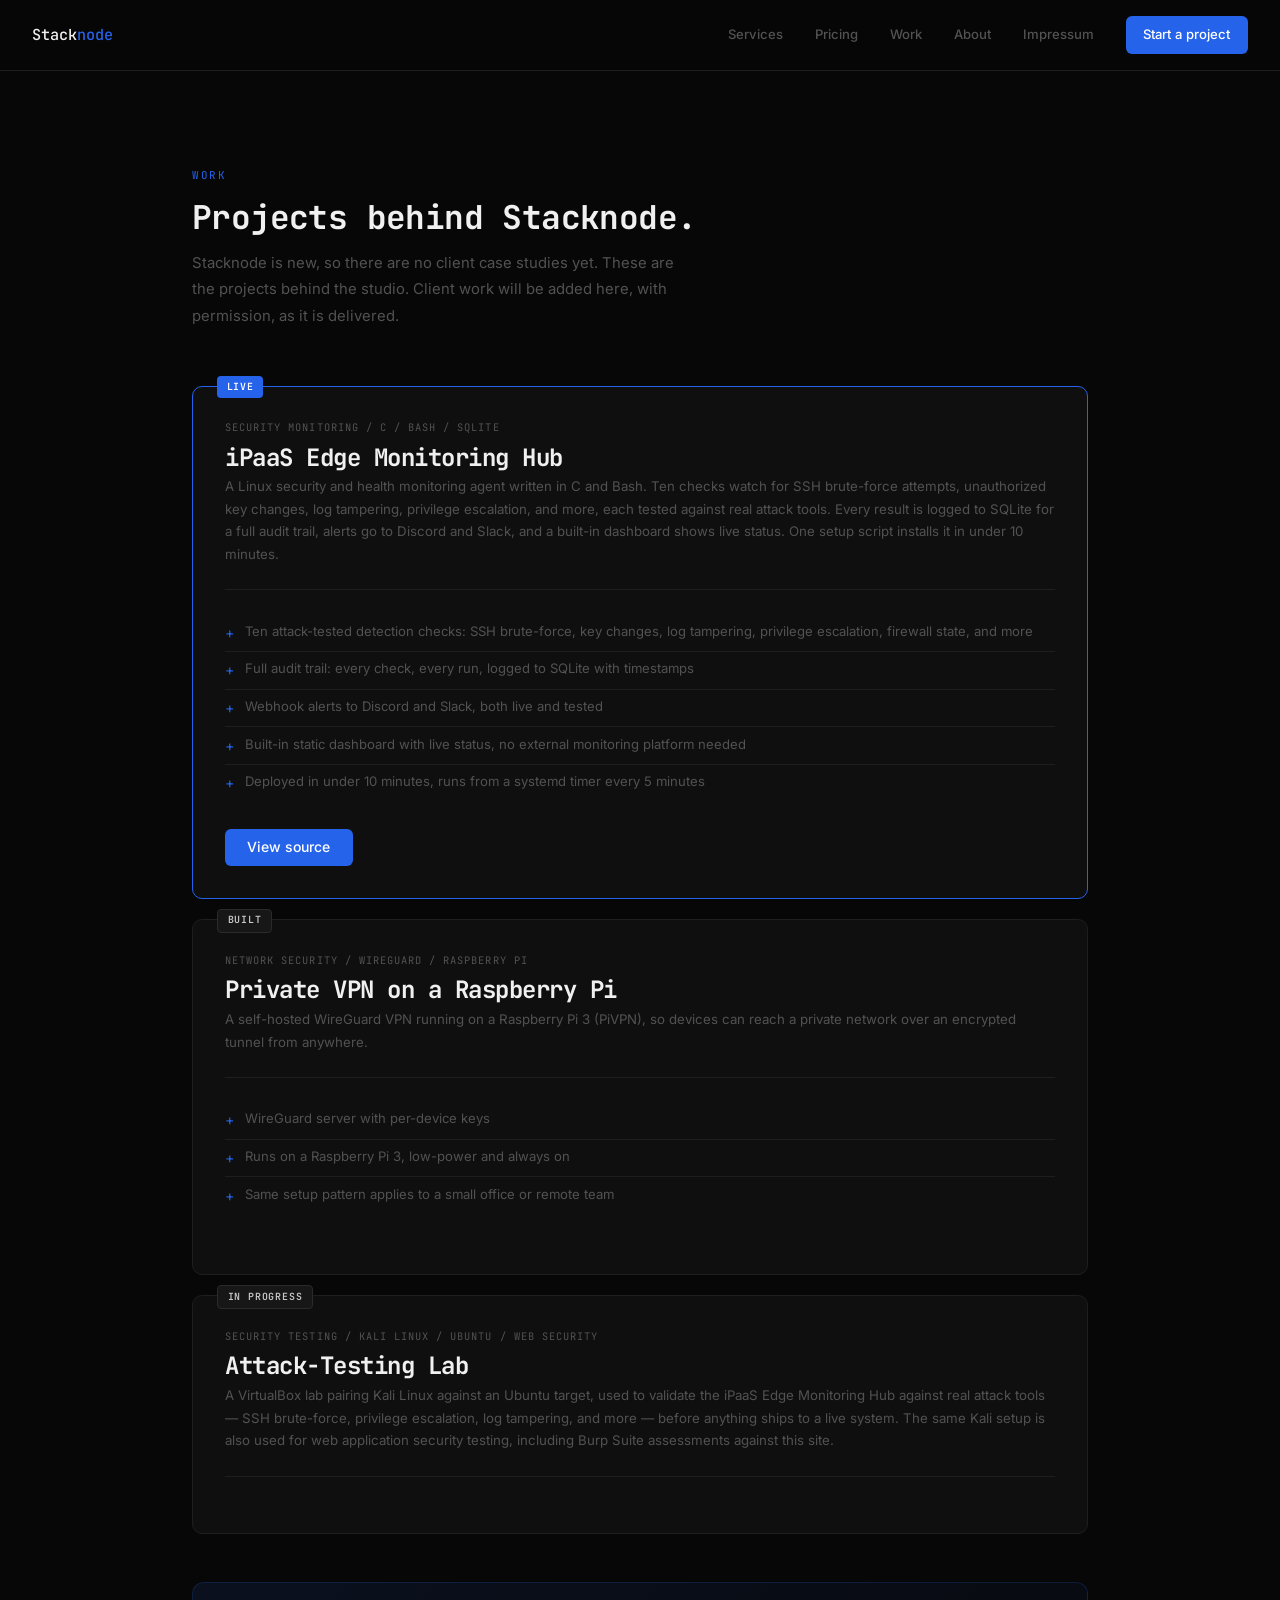
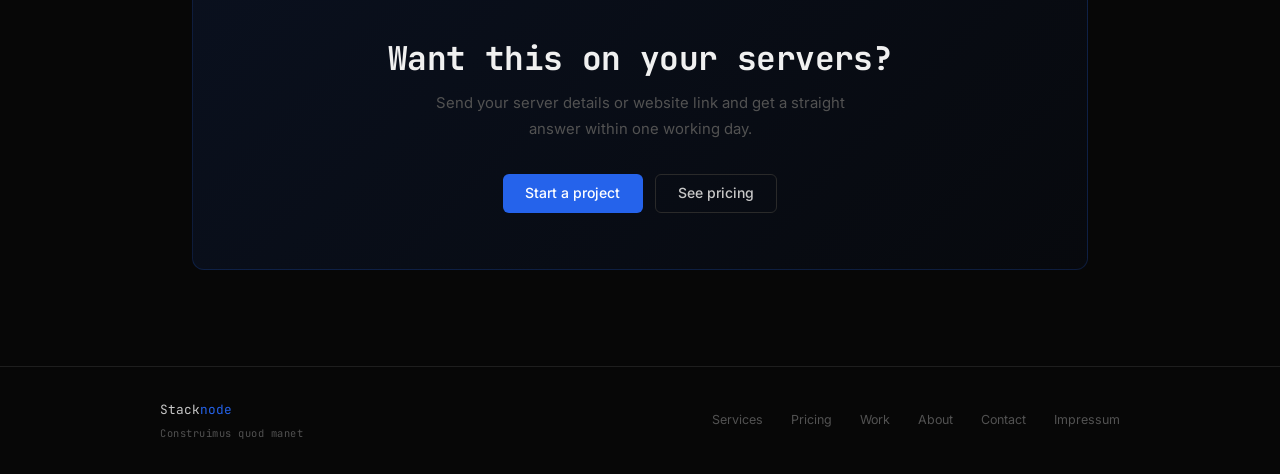
<file: work.html>
<!DOCTYPE html>
<html lang="en">
<head>
<meta charset="utf-8">
<meta name="viewport" content="width=device-width, initial-scale=1.0">
<link rel="preconnect" href="https://fonts.googleapis.com">
<link rel="preconnect" href="https://fonts.gstatic.com" crossorigin>
<link href="https://fonts.googleapis.com/css2?family=Inter:wght@400;500;600;700&family=JetBrains+Mono:wght@400;500;600&display=swap" rel="stylesheet">
<link rel="stylesheet" href="style.css">
<title>Work | Stacknode</title>
<meta name="description" content="Stacknode projects: a Linux security monitoring agent written in C, a Raspberry Pi WireGuard VPN, and a VirtualBox attack-testing lab running Kali Linux and Ubuntu.">
</head>
<body>
<nav>
  <a class="logo" href="index.html">Stack<em>node</em></a>
  <button class="nav-toggle" type="button" aria-label="Menu" aria-expanded="false" onclick="var o=this.parentNode.classList.toggle('open');this.setAttribute('aria-expanded',o);this.textContent=o?'✕':'☰'">☰</button>
  <div class="nav-links" onclick="this.parentNode.classList.remove('open');this.previousElementSibling.textContent='☰'">
    <a href="index.html#services">Services</a>
    <a href="pricing.html">Pricing</a>
    <a href="work.html">Work</a>
    <a href="index.html#about">About</a>
    <a href="impressum.html">Impressum</a>
    <a href="index.html#contact" class="nav-btn">Start a project</a>
  </div>
</nav>

<main class="section">
  <span class="section-label">Work</span>
  <h2>Projects behind Stacknode.</h2>
  <p class="section-sub">Stacknode is new, so there are no client case studies yet. These are the projects behind the studio. Client work will be added here, with permission, as it is delivered.</p>

  <div class="pricing-grid" style="grid-template-columns:1fr">

    <div class="p-card featured">
      <span class="p-badge">Live</span>
      <span class="p-label">Security Monitoring / C / Bash / SQLite</span>
      <div class="p-price" style="font-size:1.5rem">iPaaS Edge Monitoring Hub</div>
      <p class="p-desc">A Linux security and health monitoring agent written in C and Bash. Ten checks watch for SSH brute-force attempts, unauthorized key changes, log tampering, privilege escalation, and more, each tested against real attack tools. Every result is logged to SQLite for a full audit trail, alerts go to Discord and Slack, and a built-in dashboard shows live status. One setup script installs it in under 10 minutes.</p>
      <ul>
        <li><span class="check">+</span>Ten attack-tested detection checks: SSH brute-force, key changes, log tampering, privilege escalation, firewall state, and more</li>
        <li><span class="check">+</span>Full audit trail: every check, every run, logged to SQLite with timestamps</li>
        <li><span class="check">+</span>Webhook alerts to Discord and Slack, both live and tested</li>
        <li><span class="check">+</span>Built-in static dashboard with live status, no external monitoring platform needed</li>
        <li><span class="check">+</span>Deployed in under 10 minutes, runs from a systemd timer every 5 minutes</li>
      </ul>
      <div class="hero-btns">
        <a class="btn btn-blue" href="https://github.com/techcrafter03/ipass-edge-hub">View source</a>
      </div>
    </div>

    <div class="p-card">
      <span class="p-badge" style="background:var(--bg3);color:var(--text);border:1px solid var(--border2)">Built</span>
      <span class="p-label">Network security / WireGuard / Raspberry Pi</span>
      <div class="p-price" style="font-size:1.5rem">Private VPN on a Raspberry Pi</div>
      <p class="p-desc">A self-hosted WireGuard VPN running on a Raspberry Pi 3 (PiVPN), so devices can reach a private network over an encrypted tunnel from anywhere.</p>
      <ul>
        <li><span class="check">+</span>WireGuard server with per-device keys</li>
        <li><span class="check">+</span>Runs on a Raspberry Pi 3, low-power and always on</li>
        <li><span class="check">+</span>Same setup pattern applies to a small office or remote team</li>
      </ul>
    </div>

    <div class="p-card">
      <span class="p-badge" style="background:var(--bg3);color:var(--text);border:1px solid var(--border2)">In progress</span>
      <span class="p-label">Security Testing / Kali Linux / Ubuntu / Web Security</span>
      <div class="p-price" style="font-size:1.5rem">Attack-Testing Lab</div>
      <p class="p-desc">A VirtualBox lab pairing Kali Linux against an Ubuntu target, used to validate the iPaaS Edge Monitoring Hub against real attack tools — SSH brute-force, privilege escalation, log tampering, and more — before anything ships to a live system. The same Kali setup is also used for web application security testing, including Burp Suite assessments against this site.</p>
    </div>

  </div>

  <div class="cta-banner" style="margin-top:3rem">
    <h2>Want this on your servers?</h2>
    <p>Send your server details or website link and get a straight answer within one working day.</p>
    <div class="cta-btns"><a class="btn btn-blue" href="index.html#contact">Start a project</a><a class="btn btn-ghost" href="index.html#pricing">See pricing</a></div>
  </div>
</main>

<footer>
  <div class="foot-inner">
    <div class="foot-brand"><span class="name">Stack<em>node</em></span><span class="tagline">Construimus quod manet</span></div>
    <div class="foot-links">
      <a href="index.html#services">Services</a><a href="pricing.html">Pricing</a><a href="work.html">Work</a><a href="index.html#about">About</a><a href="index.html#contact">Contact</a><a href="impressum.html">Impressum</a>
    </div>
  </div>
</footer>
</body>
</html>
</file>
<file: style.css>
/* ── TOKENS ── */
:root {
  --bg:      #070707;
  --bg2:     #0f0f0f;
  --bg3:     #171717;
  --border:  #1e1e1e;
  --border2: #2a2a2a;
  --text:    #c8c8c8;
  --muted:   #525252;
  --accent:  #2563eb;
  --accentH: #1d4ed8;
  --accentL: #3b82f6;
  --white:   #f0f0f0;
}

/* ── RESET ── */
*, *::before, *::after { box-sizing: border-box; margin: 0; padding: 0; }
html { scroll-behavior: smooth; }
body {
  font-family: 'Inter', sans-serif;
  background: var(--bg);
  color: var(--text);
  line-height: 1.65;
  -webkit-font-smoothing: antialiased;
  overflow-x: hidden;
}

/* ── NAV ── */
nav {
  position: sticky; top: 0; z-index: 100;
  display: flex; justify-content: space-between; align-items: center;
  padding: 1rem 2rem;
  background: rgba(7,7,7,0.92);
  backdrop-filter: blur(16px);
  border-bottom: 1px solid var(--border);
}
.logo {
  font-family: 'JetBrains Mono', monospace;
  font-size: .95rem; font-weight: 500;
  color: var(--white); text-decoration: none;
}
.logo em { color: var(--accent); font-style: normal; }
.nav-links { display: flex; align-items: center; gap: 2rem; }
.nav-links a {
  color: var(--muted); text-decoration: none;
  font-size: .82rem; font-weight: 500;
  transition: color .2s;
}
.nav-links a:hover { color: var(--white); }
.nav-btn {
  background: var(--accent) !important;
  color: #fff !important;
  padding: .5rem 1.1rem !important;
  border-radius: 6px !important;
  transition: background .2s !important;
}
.nav-btn:hover { background: var(--accentH) !important; }

/* ── LATIN HEADER ── */
.latin-header {
  padding: 2.5rem 2rem 0;
  max-width: 1040px; margin: 0 auto;
}
.latin-inner {
  display: flex; align-items: center; gap: 1.5rem;
}
.latin-line-left,
.latin-line-right {
  flex: 1; height: 1px;
  background: linear-gradient(to right, transparent, var(--border2));
}
.latin-line-right {
  background: linear-gradient(to left, transparent, var(--border2));
}
.latin-center {
  display: flex; flex-direction: column;
  align-items: center; gap: .3rem;
  white-space: nowrap;
}
.latin-main {
  font-family: 'JetBrains Mono', monospace;
  font-size: clamp(1rem, 2vw, 1.5rem);
  font-weight: 500; color: var(--white);
  letter-spacing: -.2px;
}
.latin-sub {
  font-size: .72rem; color: var(--muted);
  letter-spacing: .08em;
}

/* ── HERO ── */
.hero {
  max-width: 1040px; margin: 0 auto;
  padding: 4rem 2rem 6rem;
  position: relative;
}
.hero::before {
  content: '';
  position: absolute; inset: 0;
  background-image: radial-gradient(circle, #1a1a1a 1px, transparent 1px);
  background-size: 28px 28px;
  opacity: .2; pointer-events: none; z-index: 0;
}
.hero-content {
  display: grid; grid-template-columns: 1fr 1fr;
  gap: 4rem; align-items: center;
  position: relative; z-index: 1;
}
.mono-tag {
  font-family: 'JetBrains Mono', monospace;
  font-size: .7rem; color: var(--accentL);
  margin-bottom: 1.5rem; display: inline-flex;
  align-items: center; gap: .5rem; letter-spacing: .05em;
}
.mono-tag::before {
  content: '';
  width: 6px; height: 6px;
  background: var(--accent); border-radius: 50%;
}
.hero h1 {
  font-size: clamp(2.5rem, 5vw, 4rem);
  font-weight: 700; color: var(--white);
  line-height: 1.05; letter-spacing: -.6px;
  margin-bottom: 1.5rem;
}
.gradient {
  background: linear-gradient(135deg, var(--white) 0%, var(--accentL) 100%);
  -webkit-background-clip: text;
  -webkit-text-fill-color: transparent;
  background-clip: text;
}
.hero-sub {
  color: var(--muted); font-size: 1rem;
  max-width: 440px; margin-bottom: 2.5rem;
  line-height: 1.8;
}
.hero-btns { display: flex; gap: .75rem; flex-wrap: wrap; }

/* ── TERMINAL ── */
.hero-terminal {
  background: #050505;
  border: 1px solid var(--border2);
  border-radius: 10px; overflow: hidden;
  font-family: 'JetBrains Mono', monospace;
  box-shadow: 0 0 40px rgba(37,99,235,.06);
}
.t-bar {
  background: var(--bg3);
  border-bottom: 1px solid var(--border);
  padding: .65rem 1rem;
  display: flex; align-items: center; gap: .4rem;
}
.t-dots { display: flex; gap: .35rem; }
.t-dot { width: 9px; height: 9px; border-radius: 50%; }
.t-red { background: #ef4444; }
.t-yellow { background: #eab308; }
.t-green { background: #22c55e; }
.t-title { font-size: .62rem; color: var(--muted); margin-left: .5rem; }
.t-body {
  padding: 1rem 1.1rem;
  min-height: 200px;
  display: flex; flex-direction: column; gap: .3rem;
}
.t-line { font-size: .7rem; color: #4b5563; line-height: 1.7; }
.t-cmd { color: var(--text); }
.t-prompt { color: var(--accent); margin-right: .4rem; }
.t-cursor { color: var(--accent); animation: blink .8s step-end infinite; }
.t-success { color: #4ade80; }
.t-info { color: #60a5fa; }
.t-log { color: #6b7280; }
.t-warn { color: #fbbf24; }
.t-webhook { color: #a78bfa; }
@keyframes blink { 0%, 100% { opacity: 1; } 50% { opacity: 0; } }

/* ── BUTTONS ── */
.btn {
  display: inline-flex; align-items: center; gap: .4rem;
  text-decoration: none;
  font-size: .875rem; font-weight: 500;
  padding: .7rem 1.4rem; border-radius: 6px;
  transition: background .2s, border-color .2s, color .2s, transform .15s;
  cursor: pointer; font-family: 'Inter', sans-serif;
  border: none; line-height: 1;
}
.btn:hover { transform: translateY(-1px); }
.btn-blue { background: var(--accent); color: #fff; }
.btn-blue:hover { background: var(--accentH); }
.btn-ghost { border: 1px solid var(--border2); color: var(--text); background: transparent; }
.btn-ghost:hover { border-color: var(--muted); color: var(--white); }
.btn-full { width: 100%; justify-content: center; }

/* ── MARQUEE ── */
.trust {
  border-top: 1px solid var(--border);
  border-bottom: 1px solid var(--border);
  overflow: hidden; padding: .9rem 0;
  mask-image: linear-gradient(to right, transparent 0%, black 8%, black 92%, transparent 100%);
  -webkit-mask-image: linear-gradient(to right, transparent 0%, black 8%, black 92%, transparent 100%);
}
.marquee-track {
  display: flex; gap: 3rem;
  animation: marquee 28s linear infinite;
  white-space: nowrap; width: max-content;
}
.trust-item { display: flex; align-items: center; gap: .5rem; font-size: .78rem; color: var(--muted); font-weight: 500; }
.dot { color: var(--accent); font-size: .5rem; }
@keyframes marquee { from { transform: translateX(0); } to { transform: translateX(-50%); } }

/* ── SECTION BASE ── */
.section { max-width: 960px; margin: 0 auto; padding: 6rem 2rem; }
.section-label {
  font-family: 'JetBrains Mono', monospace;
  font-size: .68rem; color: var(--accent);
  text-transform: uppercase; letter-spacing: .15em;
  margin-bottom: .85rem; display: block;
}
.section h2 {
  font-size: clamp(1.65rem, 3.5vw, 2.4rem);
  font-weight: 700; color: var(--white);
  letter-spacing: -.4px; margin-bottom: .75rem; line-height: 1.2;
}
.section-sub { color: var(--muted); max-width: 500px; line-height: 1.8; margin-bottom: 3.5rem; font-size: .93rem; }

/* ── SERVICES ── */
.services-grid {
  display: grid; grid-template-columns: repeat(3, 1fr);
  gap: 1px; background: var(--border);
  border: 1px solid var(--border); border-radius: 10px; overflow: hidden;
}
.s-card {
  background: var(--bg2); padding: 1.75rem;
  transition: background .2s; cursor: pointer; position: relative;
}
.s-card::after {
  content: ''; position: absolute; bottom: 0; left: 0;
  width: 0; height: 2px; background: var(--accent);
  transition: width .3s ease;
}
.s-card:hover { background: var(--bg3); }
.s-card:hover::after { width: 100%; }
.s-card:hover .s-more { color: var(--accentL); }
.s-icon-wrap {
  width: 36px; height: 36px;
  background: var(--bg3); border: 1px solid var(--border2);
  border-radius: 8px; display: flex; align-items: center;
  justify-content: center; color: var(--accent); margin-bottom: 1rem;
}
.s-card h3 { font-size: .95rem; font-weight: 600; color: var(--white); margin-bottom: .45rem; }
.s-card p { font-size: .83rem; color: var(--muted); line-height: 1.7; margin-bottom: .75rem; }
.s-more { font-size: .72rem; color: var(--muted); font-family: 'JetBrains Mono', monospace; transition: color .2s; }

/* ── MODALS ── */
.modal-overlay {
  display: none; position: fixed; inset: 0;
  background: rgba(0,0,0,.8); backdrop-filter: blur(6px);
  z-index: 200; align-items: center; justify-content: center; padding: 2rem;
}
.modal-overlay.active { display: flex; }
.modal {
  background: var(--bg2); border: 1px solid var(--border2);
  border-radius: 12px; padding: 2.5rem; max-width: 520px; width: 100%;
  position: relative; animation: modalIn .2s ease;
}
@keyframes modalIn { from { opacity: 0; transform: translateY(12px); } to { opacity: 1; transform: translateY(0); } }
.modal-close {
  position: absolute; top: 1rem; right: 1rem;
  background: none; border: none; color: var(--muted);
  font-size: 1rem; cursor: pointer; transition: color .2s;
  width: 28px; height: 28px; display: flex; align-items: center; justify-content: center; border-radius: 4px;
}
.modal-close:hover { color: var(--white); background: var(--bg3); }
.modal h3 { font-size: 1.1rem; font-weight: 600; color: var(--white); margin-bottom: .5rem; }
.modal .modal-tag {
  font-family: 'JetBrains Mono', monospace; font-size: .65rem;
  color: var(--accent); text-transform: uppercase; letter-spacing: .1em;
  margin-bottom: 1.25rem; display: block;
}
.modal p { font-size: .88rem; color: var(--muted); line-height: 1.8; margin-bottom: 1rem; }
.modal ul { list-style: none; margin-bottom: 1.5rem; }
.modal ul li {
  font-size: .85rem; color: var(--muted); padding: .35rem 0;
  border-bottom: 1px solid var(--border);
  display: flex; align-items: flex-start; gap: .5rem;
}
.modal ul li:last-child { border: none; }
.modal ul li::before { content: '+'; color: var(--accent); flex-shrink: 0; }

/* ── STATS ── */
.stats-bar { border-top: 1px solid var(--border); border-bottom: 1px solid var(--border); }
.stats-inner {
  max-width: 960px; margin: 0 auto; padding: 4rem 2rem;
  display: grid; grid-template-columns: repeat(4, 1fr); gap: 2rem;
}
.stat-item { text-align: center; }
.stat-num {
  font-family: 'JetBrains Mono', monospace;
  font-size: 3rem; font-weight: 600; color: var(--white);
  line-height: 1; margin-bottom: .5rem; letter-spacing: -.5px;
}
.stat-label { font-size: .78rem; color: var(--muted); line-height: 1.5; max-width: 120px; margin: 0 auto; }

/* ── PROCESS ── */
.process-grid { display: grid; grid-template-columns: repeat(4, 1fr); gap: 1.5rem; }
.proc-card { background: var(--bg2); border: 1px solid var(--border); border-radius: 10px; padding: 1.75rem; }
.proc-num { font-family: 'JetBrains Mono', monospace; font-size: 1.5rem; font-weight: 600; color: var(--border2); line-height: 1; margin-bottom: 1rem; }
.proc-card h3 { font-size: .9rem; font-weight: 600; color: var(--white); margin-bottom: .5rem; }
.proc-card p { font-size: .82rem; color: var(--muted); line-height: 1.7; }

/* ── CURRENCY TOGGLE ── */
.currency-toggle {
  display: flex; gap: .5rem; margin-bottom: 2rem;
}
.cur-btn {
  font-family: 'JetBrains Mono', monospace;
  font-size: .72rem; font-weight: 500;
  padding: .4rem .9rem; border-radius: 5px;
  border: 1px solid var(--border2);
  background: transparent; color: var(--muted);
  cursor: pointer; transition: all .2s;
  letter-spacing: .05em;
}
.cur-btn:hover { color: var(--text); border-color: var(--muted); }
.cur-btn.active { background: var(--accent); color: #fff; border-color: var(--accent); }

/* ── PRICING ── */
.pricing-grid { display: grid; grid-template-columns: repeat(2, 1fr); gap: 1.25rem; }
.p-card {
  background: var(--bg2); border: 1px solid var(--border);
  border-radius: 10px; padding: 2rem; position: relative;
  transition: border-color .2s;
}
.p-card:hover { border-color: var(--border2); }
.p-card.featured { border-color: var(--accent); }
.p-badge {
  position: absolute; top: -11px; left: 1.5rem;
  background: var(--accent); color: #fff;
  font-size: .62rem; font-weight: 600;
  font-family: 'JetBrains Mono', monospace;
  padding: .18rem .6rem; border-radius: 4px;
  text-transform: uppercase; letter-spacing: .08em;
}
.p-label { font-family: 'JetBrains Mono', monospace; font-size: .65rem; color: var(--muted); text-transform: uppercase; letter-spacing: .1em; margin-bottom: .6rem; display: block; }
.p-price { font-size: 2.2rem; font-weight: 700; color: var(--white); line-height: 1; margin-bottom: .35rem; letter-spacing: -.5px; font-family: 'JetBrains Mono', monospace; }
.p-price small { font-size: .8rem; color: var(--muted); font-weight: 400; letter-spacing: 0; font-family: 'Inter', sans-serif; }
.p-desc { font-size: .83rem; color: var(--muted); margin-bottom: 1.5rem; line-height: 1.7; padding-bottom: 1.5rem; border-bottom: 1px solid var(--border); }
.p-card ul { list-style: none; margin-bottom: 1.75rem; }
.p-card ul li { font-size: .82rem; color: var(--muted); padding: .4rem 0; border-bottom: 1px solid var(--border); display: flex; align-items: flex-start; gap: .6rem; }
.p-card ul li:last-child { border-bottom: none; }
.check { color: var(--accent); font-size: .9rem; flex-shrink: 0; }

/* ── CTA BANNER ── */
.cta-wrap { max-width: 960px; margin: 0 auto; padding: 0 2rem; }
.cta-banner {
  background: linear-gradient(135deg, rgba(37,99,235,.1) 0%, rgba(37,99,235,.03) 100%);
  border: 1px solid rgba(37,99,235,.2); border-radius: 12px;
  padding: 3.5rem; text-align: center;
}
.cta-banner h2 { font-size: clamp(1.4rem, 3vw, 2rem); font-weight: 700; color: var(--white); margin-bottom: .75rem; letter-spacing: -.3px; }
.cta-banner p { color: var(--muted); font-size: .93rem; max-width: 440px; margin: 0 auto 2rem; line-height: 1.75; }
.cta-btns { display: flex; gap: .75rem; justify-content: center; flex-wrap: wrap; }

/* ── ABOUT ── */
.about-grid { display: grid; grid-template-columns: 1.1fr 1fr; gap: 4rem; align-items: center; }
.about-text p { font-size: .93rem; color: var(--muted); line-height: 1.85; margin-bottom: 1rem; }
.about-text p:last-of-type { margin-bottom: 1.75rem; }
.highlight { color: var(--white); }
.about-tags { display: flex; flex-wrap: wrap; gap: .5rem; margin-bottom: 1.75rem; }
.about-tag { font-family: 'JetBrains Mono', monospace; font-size: .65rem; color: var(--muted); background: var(--bg3); border: 1px solid var(--border); padding: .25rem .6rem; border-radius: 4px; }
.founder-card { background: var(--bg2); border: 1px solid var(--border); border-radius: 10px; padding: 2rem; }
.founder-avatar { width: 64px; height: 64px; background: var(--bg3); border: 1px solid var(--border2); border-radius: 50%; margin-bottom: 1.25rem; display: flex; align-items: center; justify-content: center; font-size: 1.1rem; font-weight: 700; color: var(--accent); overflow: hidden; font-family: 'JetBrains Mono', monospace; }
.founder-name { font-size: 1rem; font-weight: 600; color: var(--white); margin-bottom: .2rem; }
.founder-role { font-size: .75rem; color: var(--accent); font-family: 'JetBrains Mono', monospace; margin-bottom: 1rem; }
.founder-bio { font-size: .83rem; color: var(--muted); line-height: 1.7; margin-bottom: .75rem; }
.founder-stack { display: flex; flex-wrap: wrap; gap: .4rem; }
.tech-tag { font-family: 'JetBrains Mono', monospace; font-size: .62rem; color: var(--muted); background: var(--bg3); border: 1px solid var(--border); padding: .2rem .5rem; border-radius: 4px; }

/* ── FAQ ── */
.faq-list { border-top: 1px solid var(--border); }
.faq-item { border-bottom: 1px solid var(--border); }
.faq-btn { width: 100%; background: none; border: none; color: var(--text); font-family: 'Inter', sans-serif; font-size: .9rem; font-weight: 500; text-align: left; padding: 1.15rem 0; cursor: pointer; display: flex; justify-content: space-between; align-items: center; gap: 1rem; transition: color .2s; }
.faq-btn:hover { color: var(--white); }
.faq-plus { color: var(--accent); font-family: 'JetBrains Mono', monospace; flex-shrink: 0; transition: transform .25s; width: 22px; height: 22px; border: 1px solid var(--border2); border-radius: 4px; font-size: .9rem; display: flex; align-items: center; justify-content: center; }
.faq-item.open .faq-plus { transform: rotate(45deg); border-color: var(--accent); }
.faq-ans { max-height: 0; overflow: hidden; transition: max-height .35s ease, padding .35s ease; }
.faq-item.open .faq-ans { max-height: 220px; padding-bottom: 1.15rem; }
.faq-ans p { font-size: .87rem; color: var(--muted); line-height: 1.8; }

/* ── CONTACT ── */
.contact-grid { display: grid; grid-template-columns: 1fr 1.3fr; gap: 4rem; align-items: start; }
.contact-info h3 { font-size: 1.1rem; font-weight: 600; color: var(--white); margin-bottom: .75rem; }
.contact-info p { font-size: .9rem; color: var(--muted); line-height: 1.8; margin-bottom: 2rem; }
.contact-details { display: flex; flex-direction: column; gap: .75rem; }
.c-detail { display: flex; align-items: center; gap: .75rem; font-size: .85rem; color: var(--muted); }
.c-icon { width: 30px; height: 30px; background: var(--bg3); border: 1px solid var(--border); border-radius: 6px; display: flex; align-items: center; justify-content: center; font-family: 'JetBrains Mono', monospace; font-size: .7rem; color: var(--accent); flex-shrink: 0; }
.c-detail a { color: var(--text); text-decoration: none; transition: color .2s; }
.c-detail a:hover { color: var(--accent); }
.cf { display: flex; flex-direction: column; gap: 1rem; }
.cf label { font-size: .75rem; color: var(--muted); font-weight: 500; display: block; margin-bottom: .35rem; }
.cf input, .cf textarea, .cf select { width: 100%; background: var(--bg2); border: 1px solid var(--border); border-radius: 6px; color: var(--white); font-family: 'Inter', sans-serif; font-size: .875rem; padding: .75rem 1rem; transition: border-color .2s, background .2s; }
.cf input:focus, .cf textarea:focus, .cf select:focus { outline: none; border-color: var(--accent); background: var(--bg3); }
.cf textarea { resize: vertical; min-height: 110px; }
.cf select option { background: var(--bg2); color: var(--white); }
.form-success { display: none; background: rgba(37,99,235,.07); border: 1px solid rgba(37,99,235,.25); border-radius: 8px; padding: 2rem; text-align: center; }
.form-success p { color: var(--white); font-size: .9rem; }

/* ── FOOTER ── */
footer { border-top: 1px solid var(--border); padding: 2rem; }
.foot-inner { max-width: 960px; margin: 0 auto; display: flex; justify-content: space-between; align-items: center; flex-wrap: wrap; gap: 1rem; }
.foot-brand { font-family: 'JetBrains Mono', monospace; display: flex; flex-direction: column; gap: .3rem; }
.foot-brand .name { font-size: .8rem; color: var(--text); }
.foot-brand .name em { color: var(--accent); font-style: normal; }
.foot-brand .tagline { font-size: .65rem; color: var(--muted); letter-spacing: .05em; }
.foot-links { display: flex; gap: 1.75rem; flex-wrap: wrap; }
.foot-links a { font-size: .78rem; color: var(--muted); text-decoration: none; transition: color .2s; }
.foot-links a:hover { color: var(--text); }

/* ── DIVIDER ── */
.divider { max-width: 960px; margin: 0 auto; border: none; border-top: 1px solid var(--border); }

/* ── FADE ── */
.fade { opacity: 0; transform: translateY(20px); transition: opacity .6s cubic-bezier(.25,.46,.45,.94), transform .6s cubic-bezier(.25,.46,.45,.94); }
.fade.visible { opacity: 1; transform: translateY(0); }
.fade-delay-1 { transition-delay: .1s; }
.fade-delay-2 { transition-delay: .2s; }
.fade-delay-3 { transition-delay: .3s; }

/* ── RESPONSIVE ── */
@media (max-width: 900px) {
  .hero-content { grid-template-columns: 1fr; gap: 3rem; }
  .services-grid { grid-template-columns: repeat(2, 1fr); }
  .process-grid { grid-template-columns: repeat(2, 1fr); }
  .pricing-grid { grid-template-columns: 1fr; }
  .about-grid { grid-template-columns: 1fr; gap: 2.5rem; }
  .contact-grid { grid-template-columns: 1fr; gap: 2.5rem; }
  .stats-inner { grid-template-columns: repeat(2, 1fr); }
}
@media (max-width: 600px) {
  nav { padding: .9rem 1.25rem; }
  .latin-header { padding: 2rem 1.25rem 0; }
  .latin-main { font-size: .9rem; }
  .hero { padding: 3rem 1.25rem 4rem; }
  .section { padding: 4rem 1.25rem; }
  .cta-wrap { padding: 0 1.25rem; }
  .cta-banner { padding: 2.5rem 1.5rem; }
  .services-grid { grid-template-columns: 1fr; }
  .process-grid { grid-template-columns: 1fr; }
  .stats-inner { padding: 2.5rem 1.25rem; }
  .stat-num { font-size: 2.25rem; }
  .latin-line-left, .latin-line-right { display: none; }
}
@media (prefers-reduced-motion: reduce) {
  .marquee-track { animation: none; }
  .fade { opacity: 1; transform: none; transition: none; }
  .btn:hover { transform: none; }
  .t-cursor { animation: none; }
}

/* Headings use the Stacknode logo typeface */
h1, h2, h3, .cta-banner h2 { font-family: 'JetBrains Mono', monospace; }
.hero h1 { font-size: clamp(1.85rem, 4.4vw, 3.4rem); letter-spacing: -1px; }
.section h2 { font-size: clamp(1.45rem, 3vw, 2.05rem); letter-spacing: -.6px; }

/* ===== NAV + MOBILE: keep this block last ===== */
html{scroll-padding-top:72px}
.nav-toggle{display:none}
.nav-links{display:flex;align-items:center;gap:2rem}
.nav-links a{display:inline-block !important}

@media (max-width:820px){
  .nav-toggle{display:block !important;background:none;border:1px solid var(--border2);color:var(--white);width:40px;height:40px;border-radius:6px;font-size:1.1rem;cursor:pointer}
  .nav-links{display:none !important;position:absolute;top:100%;left:0;right:0;flex-direction:column;align-items:stretch;gap:0;background:var(--bg);border-bottom:1px solid var(--border);padding:.5rem 1.25rem 1rem}
  nav.open .nav-links{display:flex !important}
  .nav-links a{display:block !important;padding:.85rem 0;border-bottom:1px solid var(--border);font-size:.95rem}
  .nav-links a.nav-btn{margin-top:.75rem;padding:.75rem 1rem;text-align:center;border-bottom:none}
  .hero-btns .btn{flex:1 1 100%;text-align:center}
  .cur-btn{padding:.6rem 1.1rem}
}
@media (max-width:600px){
  .p-price{font-size:1.9rem}
  .cf input,.cf textarea,.cf select{font-size:16px}
  .hero h1{font-size:clamp(1.85rem,9vw,2.4rem)}
}
</file>
